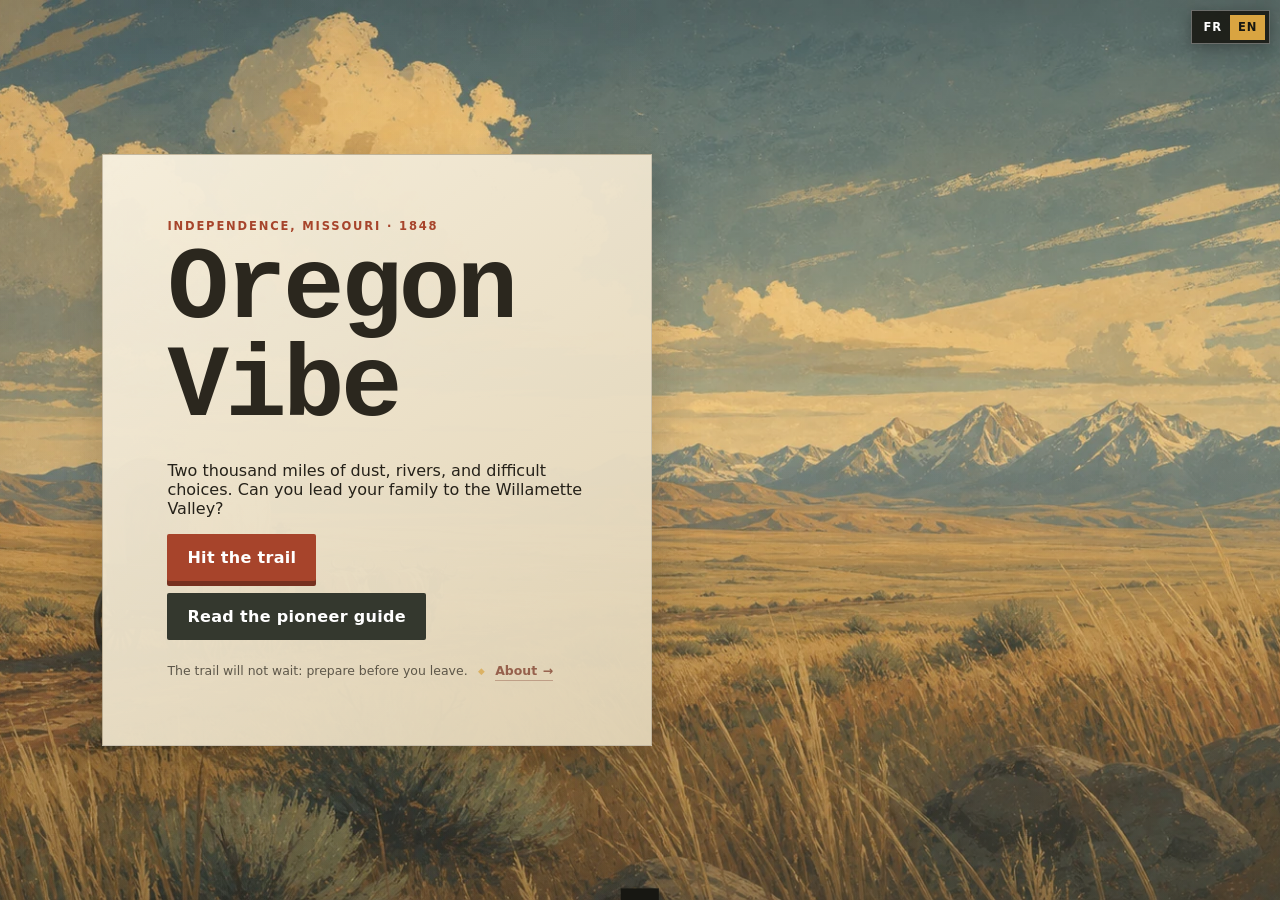
<file: index.html>
<!doctype html>
<html lang="fr">
<head>
  <meta charset="utf-8">
  <meta name="viewport" content="width=device-width, initial-scale=1">
  <meta name="theme-color" content="#191812">
  <meta name="description" content="Oregon Vibe, une aventure de survie sur la piste de l'Oregon, jouable entièrement dans le navigateur.">
  <link rel="canonical" href="https://nkeywal.github.io/oregon/">
  <link rel="icon" href="assets/favicon.svg" type="image/svg+xml">
  <meta property="og:type" content="website">
  <meta property="og:locale" content="fr_FR">
  <meta property="og:locale:alternate" content="en_US">
  <meta property="og:title" content="Oregon Vibe">
  <meta property="og:description" content="Une aventure de survie sur la piste de l’Oregon, jouable en français et en anglais.">
  <meta property="og:url" content="https://nkeywal.github.io/oregon/">
  <meta property="og:image" content="https://nkeywal.github.io/oregon/assets/social.jpg">
  <meta property="og:image:width" content="1200">
  <meta property="og:image:height" content="630">
  <meta property="og:image:alt" content="Un chariot traverse les grandes plaines sous le titre Oregon Vibe">
  <meta name="twitter:card" content="summary_large_image">
  <title>Oregon Vibe</title>
  <link rel="stylesheet" href="styles.css?v=20260810-2">
</head>
<body>
  <a class="skip-link" href="#jeu">Aller au jeu</a>
  <div id="language-switch" class="language-switch" aria-label="Choisir la langue"><button type="button" data-language="fr">FR</button><button type="button" data-language="en">EN</button></div>
  <main id="jeu" tabindex="-1">
    <section id="ecran-accueil" class="screen hero-screen active" aria-labelledby="titre-jeu">
      <div class="hero-art" role="img" aria-label="Un chariot traverse les grandes plaines vers les montagnes"></div>
      <div class="hero-content panel">
        <p class="eyebrow">Independence, Missouri · 1848</p>
        <h1 id="titre-jeu">Oregon<br>Vibe</h1>
        <p>Deux mille miles de poussière, de rivières et de choix difficiles. Conduirez-vous votre famille jusqu’à la vallée de Willamette&nbsp;?</p>
        <div class="button-stack">
          <button id="nouvelle-partie" class="btn primary">Prendre la piste</button>
          <button id="guide-accueil" class="btn secondary">Lire le guide du pionnier</button>
        </div>
        <p class="fine-print project-info-row"><span>La piste ne vous attendra pas&nbsp;: préparez-vous avant de partir.</span><span class="info-separator" aria-hidden="true">◆</span><a id="infos-projet" class="project-info-link" href="https://nkeywal.github.io/oregon/HISTORIQUE-DEMANDES.html">Infos <span aria-hidden="true">→</span></a></p>
      </div>
    </section>

    <section id="ecran-aide" class="screen guide-screen" aria-labelledby="titre-aide">
      <header class="guide-hero">
        <p class="eyebrow">Independence, Missouri · Printemps 1848</p>
        <h2 id="titre-aide">Pionnier, ce que tu sais avant le départ</h2>
        <p>Les récits venus de l’Oregon se contredisent, mais tous s’accordent sur un point&nbsp;: la piste récompense les convois prévoyants.</p>
      </header>
      <div class="guide-content">
        <section class="guide-intro panel">
          <h3>Deux mille miles vers l’ouest</h3>
          <p>Tu traverseras des plaines sans fin, des forts isolés, des montagnes et plusieurs grands fleuves. Le temps, la fatigue et les détours consommeront plus que prévu. Aucun chargement ne protège de tout&nbsp;: il faut choisir ce que tu es prêt à risquer.</p>
        </section>

        <section class="guide-section" aria-labelledby="guide-chargement">
          <p class="eyebrow">Dans le chariot</p>
          <h3 id="guide-chargement">Ce que chaque provision peut sauver</h3>
          <div class="guide-grid">
            <article class="guide-card"><h4>Bœufs</h4><p>Ils déterminent l’allure du convoi. Une équipe bien fournie tire mieux dans la boue et les pentes. Un animal peut se blesser, se perdre dans un fleuve ou devoir être abattu pour sa viande lorsque les sacs sont vides. Garde toujours le dernier sous le joug&nbsp;: sans bœuf, le voyage s’arrête.</p></article>
            <article class="guide-card"><h4>Vivres</h4><p>Chaque bouche mange chaque jour, même lorsque le chariot attend, se repose ou part chasser. La ration choisie vaut aussi pour ces journées loin de la piste. La chasse peut refaire les réserves, mais elle prend du temps et n’est jamais garantie.</p></article>
            <article class="guide-card"><h4>Munitions</h4><p>Les balles servent à la chasse et peuvent raccourcir une attaque contre le convoi. Une balle bien placée suffit généralement pour un lapin ou un oiseau, mais il faut souvent plusieurs impacts pour abattre un cerf ou un bison. Un même animal touché cinq fois est toujours abattu. Le terrain et le temps décident du gibier&nbsp;: pas de bison au désert, peu de grosses bêtes sous la pluie ou dans la neige. Chasser plusieurs fois au même endroit disperse les troupeaux, même s’il reste souvent quelques oiseaux et lapins.</p></article>
            <article class="guide-card"><h4>Couvertures</h4><p>Une couverture protège une personne du froid et de l’humidité. Même après une journée modérée, la nuit peut être froide sur la piste. Les couvertures se détrempent et peuvent être volées ou emportées par l’eau. Ceux qui dorment sans protection récupèrent moins bien et risquent les engelures quand le froid s’installe.</p></article>
            <article class="guide-card"><h4>Pièces de rechange</h4><p>Une roue, un essieu ou un timon peut céder loin de toute forge. Une pièce épargne des jours d’improvisation et évite de sacrifier une partie du chargement.</p></article>
            <article class="guide-card"><h4>Remèdes</h4><p>Bandages, alcool, sels et fortifiants donnent une chance aux fièvres, aux blessures, aux maladies contagieuses et aux morsures venimeuses. Ils aident le malade sans faire disparaître son mal en une nuit. Un voyageur déjà très affaibli peut ne pas survivre sans soins. Les remèdes peuvent aussi remettre un bœuf sur pied.</p></article>
            <article class="guide-card"><h4>Argent</h4><p>Tous les forts vendent des remèdes, mais le reste de leur stock varie. Les prix montent à mesure que l’Oregon approche. Les vivres gardent leur prix au même comptoir, mais un marchand relèvera celui des autres marchandises si tu les lui réclames plusieurs fois. Les bacs, réparations urgentes et rencontres sur la piste exigent souvent des espèces.</p></article>
          </div>
        </section>

        <section class="guide-section guide-columns" aria-label="Conseils de voyage">
          <article class="panel">
            <p class="eyebrow">Sur la piste</p>
            <h3>Allure et rations</h3>
            <p>Presser les bœufs fait gagner du terrain, mais la hâte multiplie surtout les chutes, les blessures et les avaries de la piste. Le rythme épuisant use aussi les voyageurs, l’attelage et les vivres. Des rations maigres prolongent les sacs au prix d’un groupe plus fragile&nbsp;; la ration choisie est servie en voyage, à la chasse comme au repos. Une halte rend surtout des forces à ceux qui sont épuisés, mais plusieurs haltes de suite apportent chaque fois moins de répit. Les blessures y cicatrisent&nbsp;; les maladies, elles, continuent leur cours. Hors d’un fort, le camp reste exposé aux maladies, aux vols et aux attaques. À l’abri des palissades, le repos est plus sûr et plus réparateur&nbsp;: ni le mauvais temps ni le manque de couvertures n’y freinent la récupération.</p>
          </article>
          <article class="panel">
            <p class="eyebrow">Le calendrier</p>
            <h3>Partir au bon moment</h3>
            <p>Un convoi bien mené espère atteindre l’Oregon en quatre à six mois. Mars offre du temps mais expose au froid. Mai promet des débuts plus doux, avec moins de marge avant l’hiver. Le temps change rarement d’un extrême à l’autre en une nuit et dépend du pays traversé&nbsp;: les bassins désertiques restent secs, les cols sont plus froids et la Columbia plus humide. La pluie, la chaleur et la neige ralentissent les roues. Les montées, les descentes et une piste dégradée peuvent réduire encore davantage l’allure.</p>
          </article>
          <article class="panel">
            <p class="eyebrow">S’orienter</p>
            <h3>Consulte la carte</h3>
            <p>La carte ne sert pas seulement à retrouver ta position. Elle indique le gibier présent autour du camp et décrit les 150 kilomètres devant le convoi&nbsp;: relief, état de la piste, vitesse probable et animaux que tu pourrais rencontrer. Consulte-la avant de choisir ton allure ou de dépenser des balles à la chasse.</p>
          </article>
          <article class="panel">
            <p class="eyebrow">Aux fleuves</p>
            <h3>Ne sous-estime jamais l’eau</h3>
            <p>Le bac coûte cher mais protège généralement le chargement. Le niveau varie fortement avec la saison, la pluie, la fonte des neiges et les caprices du courant. Attendre consomme des jours et des vivres sans garantir une baisse&nbsp;: après trois jours, l’eau peut aussi avoir beaucoup monté. Faire flotter le chariot économise l’argent, mais le danger croît brutalement avec la profondeur&nbsp;: provisions, équipement et bœufs peuvent partir dans le courant. Un groupe fatigué contrôle moins bien les cordes. Si le fleuve repousse le convoi, il reste sur la rive de départ et doit choisir de nouveau.</p>
          </article>
          <article class="panel">
            <p class="eyebrow">Ce que les récits taisent</p>
            <h3>L’imprévu voyage avec toi</h3>
            <p>Vols, essieux brisés, animaux blessés, dysenterie, fièvre, serpents venimeux et rencontres commerciales peuvent changer les priorités en une journée. Les serpents se montrent avec la douceur et davantage sous les grandes chaleurs, jamais dans le froid ou la neige. Les forts ne possèdent pas toujours l’article recherché, hormis les remèdes. Garde une réserve et adapte-toi.</p>
          </article>
        </section>

        <blockquote>«&nbsp;Charge ce dont tu auras besoin, puis garde encore un peu de place pour ce que tu n’as pas prévu.&nbsp;»<cite>Conseil entendu chez Matt, marchand général</cite></blockquote>
        <button id="retour-aide" class="btn primary">Retour</button>
      </div>
    </section>

    <section id="ecran-groupe" class="screen setup-screen" aria-labelledby="titre-groupe">
      <header class="section-heading">
        <p class="eyebrow">Avant le grand départ</p>
        <h2 id="titre-groupe">Qui prend la piste&nbsp;?</h2>
        <p>Votre métier détermine votre bourse et votre expérience.</p>
      </header>
      <form id="form-groupe" class="setup-grid">
        <fieldset class="panel profession-picker">
          <legend>Votre métier</legend>
          <label class="choice-card"><input type="radio" name="profession" value="fermier" checked><span><b>Fermier</b><small>500 $ · Score maximal</small></span></label>
          <label class="choice-card"><input type="radio" name="profession" value="charpentier"><span><b>Charpentier</b><small>800 $ · Score intermédiaire</small></span></label>
          <label class="choice-card"><input type="radio" name="profession" value="banquier"><span><b>Banquier</b><small>1 100 $ · Score fortement réduit</small></span></label>
        </fieldset>
        <fieldset class="panel names-picker">
          <legend>Les cinq voyageurs</legend>
          <label>Chef de convoi<input name="nom0" maxlength="16" value="Camille" required></label>
          <label>Compagnon<input name="nom1" maxlength="16" value="Lou" required></label>
          <label>Voyageur<input name="nom2" maxlength="16" value="Charlie" required></label>
          <label>Voyageur<input name="nom3" maxlength="16" value="Alix" required></label>
          <label>Voyageur<input name="nom4" maxlength="16" value="Sacha" required></label>
        </fieldset>
        <fieldset class="panel departure-picker">
          <legend>Mois de départ</legend>
          <label class="choice-card compact"><input type="radio" name="mois" value="2"><span><b>Mars</b><small>Plus de temps, froid mordant</small></span></label>
          <label class="choice-card compact"><input type="radio" name="mois" value="3" checked><span><b>Avril</b><small>Le choix équilibré</small></span></label>
          <label class="choice-card compact"><input type="radio" name="mois" value="4"><span><b>Mai</b><small>Temps doux, hiver proche</small></span></label>
        </fieldset>
        <button class="btn primary setup-submit" type="submit">Préparer le chariot</button>
      </form>
    </section>

    <section id="ecran-boutique" class="screen shop-screen" aria-labelledby="titre-boutique">
      <header class="section-heading">
        <p class="eyebrow">Chez Matt, marchand général</p>
        <h2 id="titre-boutique">Chargez soigneusement</h2>
        <p>Une fois parti, les prix augmenteront à chaque fort.</p>
      </header>
      <div class="shop-layout">
        <div id="liste-boutique" class="shop-list" aria-live="polite"></div>
        <aside class="panel receipt">
          <p class="eyebrow">Votre bourse</p>
          <strong id="argent-boutique" class="big-number">0 $</strong>
          <div id="conseils-boutique" class="shop-advice"></div>
          <button id="partir" class="btn primary">Quitter Independence</button>
          <button id="guide-boutique" class="btn secondary">Guide du pionnier</button>
          <button id="retour-groupe" class="btn ghost">Modifier le groupe</button>
        </aside>
      </div>
    </section>

    <section id="ecran-voyage" class="screen game-screen" aria-labelledby="titre-etape">
      <header class="game-header">
        <div>
          <p id="date" class="eyebrow">1 avril 1848</p>
          <h2 id="titre-etape">Sur la piste</h2>
        </div>
        <div class="header-actions">
          <button id="aide" class="icon-btn" aria-label="Afficher l’aide">?</button>
        </div>
      </header>

      <div class="progress-wrap" aria-label="Progression vers l’Oregon">
        <div class="progress-labels"><span>Missouri</span><span id="distance-label">0 / 3 200 km</span><span>Oregon</span></div>
        <div class="trail-progress"><div id="barre-progression"><span class="wagon-marker" aria-hidden="true">◆</span></div></div>
      </div>

      <div class="game-layout">
        <section class="travel-card">
          <div id="scene" class="scene trail-scene" role="img" aria-label="Le chariot avance sur la piste">
            <div class="weather" id="meteo-scene"></div>
            <div class="scene-caption"><span class="scene-place"><span id="lieu">Prairies du Kansas</span><small id="conditions-route">Terrain ondulé · piste bien marquée · climat continental humide</small></span><b id="meteo">Doux · 18 °C</b></div>
          </div>
          <div class="travel-controls panel">
            <div class="control-group">
              <label for="rythme">Rythme</label>
              <select id="rythme"><option value="prudent">Prudent — ménage le convoi</option><option value="soutenu" selected>Soutenu — équilibré</option><option value="epuisant">Épuisant — risques élevés</option></select>
            </div>
            <div class="control-group">
              <label for="rations">Rations</label>
              <select id="rations"><option value="copieuses">Copieuses</option><option value="normales" selected>Normales</option><option value="maigres">Maigres</option></select>
            </div>
            <button id="avancer" class="btn primary action-main">Voyager 5 jours</button>
          </div>
          <div class="secondary-actions">
            <button id="chasser" class="btn secondary">Chasser</button>
            <button id="repos" class="btn secondary">Se reposer</button>
            <button id="carte-btn" class="btn secondary">Carte</button>
            <button id="inventaire-btn" class="btn secondary">Inventaire</button>
          </div>
        </section>

        <aside class="sidebar">
          <section class="panel stats-panel" aria-labelledby="titre-ressources">
            <h3 id="titre-ressources">Chariot</h3>
            <dl class="stats-grid">
              <div><dt>Vivres</dt><dd id="stat-vivres">0 kg</dd></div>
              <div><dt>Argent</dt><dd id="stat-argent">0 $</dd></div>
              <div><dt>Munitions</dt><dd id="stat-munitions">0</dd></div>
              <div><dt>Pièces</dt><dd id="stat-pieces">0</dd></div>
              <div><dt>Bœufs</dt><dd id="stat-boeufs">0</dd></div>
              <div><dt>Couvertures</dt><dd id="stat-vetements">0</dd></div>
            </dl>
          </section>
          <section class="panel party-panel" aria-labelledby="titre-sante">
            <div class="panel-heading"><h3 id="titre-sante">Le groupe</h3><span id="sante-globale" class="status good">Bonne santé</span></div>
            <ul id="liste-groupe" class="party-list"></ul>
          </section>
          <section class="panel journal-panel" aria-labelledby="titre-journal">
            <div class="panel-heading"><h3 id="titre-journal">Journal de bord</h3><button id="journal-plus" class="text-btn">Tout voir</button></div>
            <ol id="journal" class="journal-list" aria-live="polite"></ol>
          </section>
        </aside>
      </div>
    </section>

    <section id="ecran-fin" class="screen ending-screen" aria-labelledby="titre-fin">
      <div id="fin-art" class="ending-art" role="img" aria-label="Le convoi arrive en Oregon"></div>
      <div class="panel ending-panel">
        <p id="fin-kicker" class="eyebrow">Vallée de Willamette</p>
        <h2 id="titre-fin">Vous avez atteint l’Oregon</h2>
        <p id="texte-fin"></p>
        <div class="ending-achievement"><span>Votre réussite</span><strong id="rang-fin">Pionnier ordinaire</strong></div>
        <p id="commentaire-rang-fin" class="ending-comment"></p>
        <div id="score-fin" class="score"></div>
        <section class="ending-journal" aria-labelledby="titre-journal-fin"><h3 id="titre-journal-fin">Journal de bord</h3><ol id="journal-fin" class="journal-list"></ol></section>
        <div class="ending-actions">
          <button id="revivre-voyage" class="btn secondary">Revivez votre périple</button>
          <button id="rejouer" class="btn primary">Reprendre la piste</button>
        </div>
      </div>
    </section>

    <section id="ecran-recit" class="screen memoir-screen" aria-labelledby="titre-recit">
      <header class="memoir-header">
        <div>
          <p class="eyebrow">Votre chronique de la piste</p>
          <h2 id="titre-recit">Le récit de votre périple</h2>
          <p id="intro-recit">Les illustrations rencontrées en chemin et les pages du journal qu’elles ont accompagnées.</p>
        </div>
        <div class="memoir-actions">
          <button id="retour-fin" class="btn secondary">Retour au bilan</button>
          <button id="partager-recit" class="btn secondary">Partager ce récit</button>
          <button id="rejouer-recit" class="btn primary">Nouvelle partie</button>
        </div>
      </header>
      <p id="partage-recit-statut" class="memoir-share-note" role="status" aria-live="polite"></p>
      <div id="recit-contenu" class="memoir-timeline"></div>
    </section>
  </main>

  <dialog id="dialogue-evenement" class="game-dialog" aria-labelledby="event-title">
    <form method="dialog">
      <div id="event-art" class="dialog-art"></div>
      <p id="event-kicker" class="eyebrow">Sur la piste</p>
      <h2 id="event-title">Un événement</h2>
      <p id="event-text"></p>
      <div id="event-details" class="event-details"></div>
      <p id="event-feedback" class="event-feedback" role="status" aria-live="polite" hidden></p>
      <div id="event-actions" class="dialog-actions"></div>
    </form>
  </dialog>

  <dialog id="dialogue-chasse" class="hunt-dialog" aria-labelledby="titre-chasse">
    <div class="hunt-heading"><div><p class="eyebrow">Les grandes plaines</p><h2 id="titre-chasse">Chasse</h2></div><button id="fermer-chasse" class="icon-btn" aria-label="Fermer">×</button></div>
    <p>Visez avec la souris, les flèches ou en touchant l’animal, puis tirez avec clic, toucher ou Espace. Chaque tir coûte une balle.</p>
    <canvas id="canvas-chasse" width="760" height="420" tabindex="0" aria-label="Mini-jeu de chasse"></canvas>
    <div class="hunt-footer"><span>Temps <b id="chasse-temps">14</b>s</span><span>Butin <b id="chasse-butin">0</b> kg</span><span>Balles <b id="chasse-balles">0</b></span></div>
  </dialog>

  <dialog id="dialogue-bilan-chasse" class="game-dialog hunt-result-dialog" aria-labelledby="titre-bilan-chasse">
    <form method="dialog">
      <div class="hunt-result-art" role="img" aria-label="Un troupeau de bisons dans les grandes plaines"></div>
      <p class="eyebrow">Retour au camp</p>
      <h2 id="titre-bilan-chasse">Bilan de la chasse</h2>
      <div class="hunt-result-grid">
        <div><span>Balles tirées</span><strong id="bilan-balles-tirees">0</strong></div>
        <div><span>Balles restantes</span><strong id="bilan-balles-restantes">0</strong></div>
        <div><span>Viande chargée</span><strong><span id="bilan-viande">0</span> kg</strong></div>
      </div>
      <button class="btn primary" value="close">Reprendre la piste</button>
    </form>
  </dialog>

  <dialog id="dialogue-bilan-riviere" class="game-dialog river-result-dialog" aria-labelledby="titre-bilan-riviere">
    <form method="dialog">
      <div id="bilan-riviere-art" class="river-result-art" role="img" aria-label="Le convoi termine la traversée du fleuve"></div>
      <p id="bilan-riviere-rive" class="eyebrow">L’autre rive</p>
      <h2 id="titre-bilan-riviere">Bilan de la traversée</h2>
      <p id="bilan-riviere-texte"></p>
      <div class="hunt-result-grid river-result-grid">
        <div><span>Méthode</span><strong id="bilan-riviere-methode">Bac</strong></div>
        <div><span>Durée</span><strong id="bilan-riviere-duree">1 jour</strong></div>
        <div><span>Vivres consommés</span><strong id="bilan-riviere-vivres">0 kg</strong></div>
      </div>
      <div id="bilan-riviere-resultat" class="event-details"></div>
      <button id="fermer-bilan-riviere" class="btn primary" value="close">Reprendre la piste</button>
    </form>
  </dialog>

  <dialog id="dialogue-attaque" class="attack-dialog" aria-labelledby="titre-attaque">
    <div class="hunt-heading"><div><p class="eyebrow">Alerte sur la piste</p><h2 id="titre-attaque">Protégez le convoi</h2></div></div>
    <p>Déplacez le chariot avec les flèches gauche et droite. Évitez les projectiles jusqu’à la fin de l’attaque.</p>
    <canvas id="canvas-attaque" width="760" height="420" tabindex="0" aria-label="Mini-jeu d’attaque : déplacer le chariot pour éviter les projectiles"></canvas>
    <div class="hunt-footer"><span>Temps <b id="attaque-temps">16</b>s</span><span>Impacts <b id="attaque-impacts">0</b></span></div>
    <div class="attack-buttons"><button id="attaque-gauche" class="btn secondary" type="button">← Gauche</button><button id="attaque-droite" class="btn secondary" type="button">Droite →</button></div>
  </dialog>

  <dialog id="dialogue-bilan-attaque" class="game-dialog attack-result-dialog" aria-labelledby="titre-bilan-attaque">
    <div class="attack-result-art" role="img" aria-label="Le convoi pris dans un affrontement sur la piste"></div>
    <div class="attack-result-content">
      <p class="eyebrow">Le calme revient</p>
      <h2 id="titre-bilan-attaque">Bilan de l’attaque</h2>
      <div class="hunt-result-grid">
        <div><span>Impacts</span><strong id="bilan-attaque-impacts">0</strong></div>
        <div><span>Blessés</span><strong id="bilan-attaque-blesses">0</strong></div>
        <div><span>Décès</span><strong id="bilan-attaque-deces">0</strong></div>
      </div>
      <ul id="bilan-attaque-liste" class="attack-casualties"></ul>
      <div class="dialog-actions"><button id="soigner-attaque" class="btn secondary" type="button">Utiliser des remèdes</button><button id="continuer-attaque" class="btn primary" type="button">Reprendre la piste</button></div>
    </div>
  </dialog>

  <dialog id="dialogue-info" class="info-dialog" aria-labelledby="info-title">
    <form method="dialog"><button class="dialog-close icon-btn" aria-label="Fermer">×</button><h2 id="info-title">Inventaire</h2><div id="info-content"></div><button class="btn primary" value="close">Fermer</button></form>
  </dialog>

  <div id="toast" class="toast" role="status" aria-live="polite"></div>
  <script src="i18n.js?v=20260812-2"></script>
  <script src="game.js?v=20260812-2"></script>
</body>
</html>
</file>
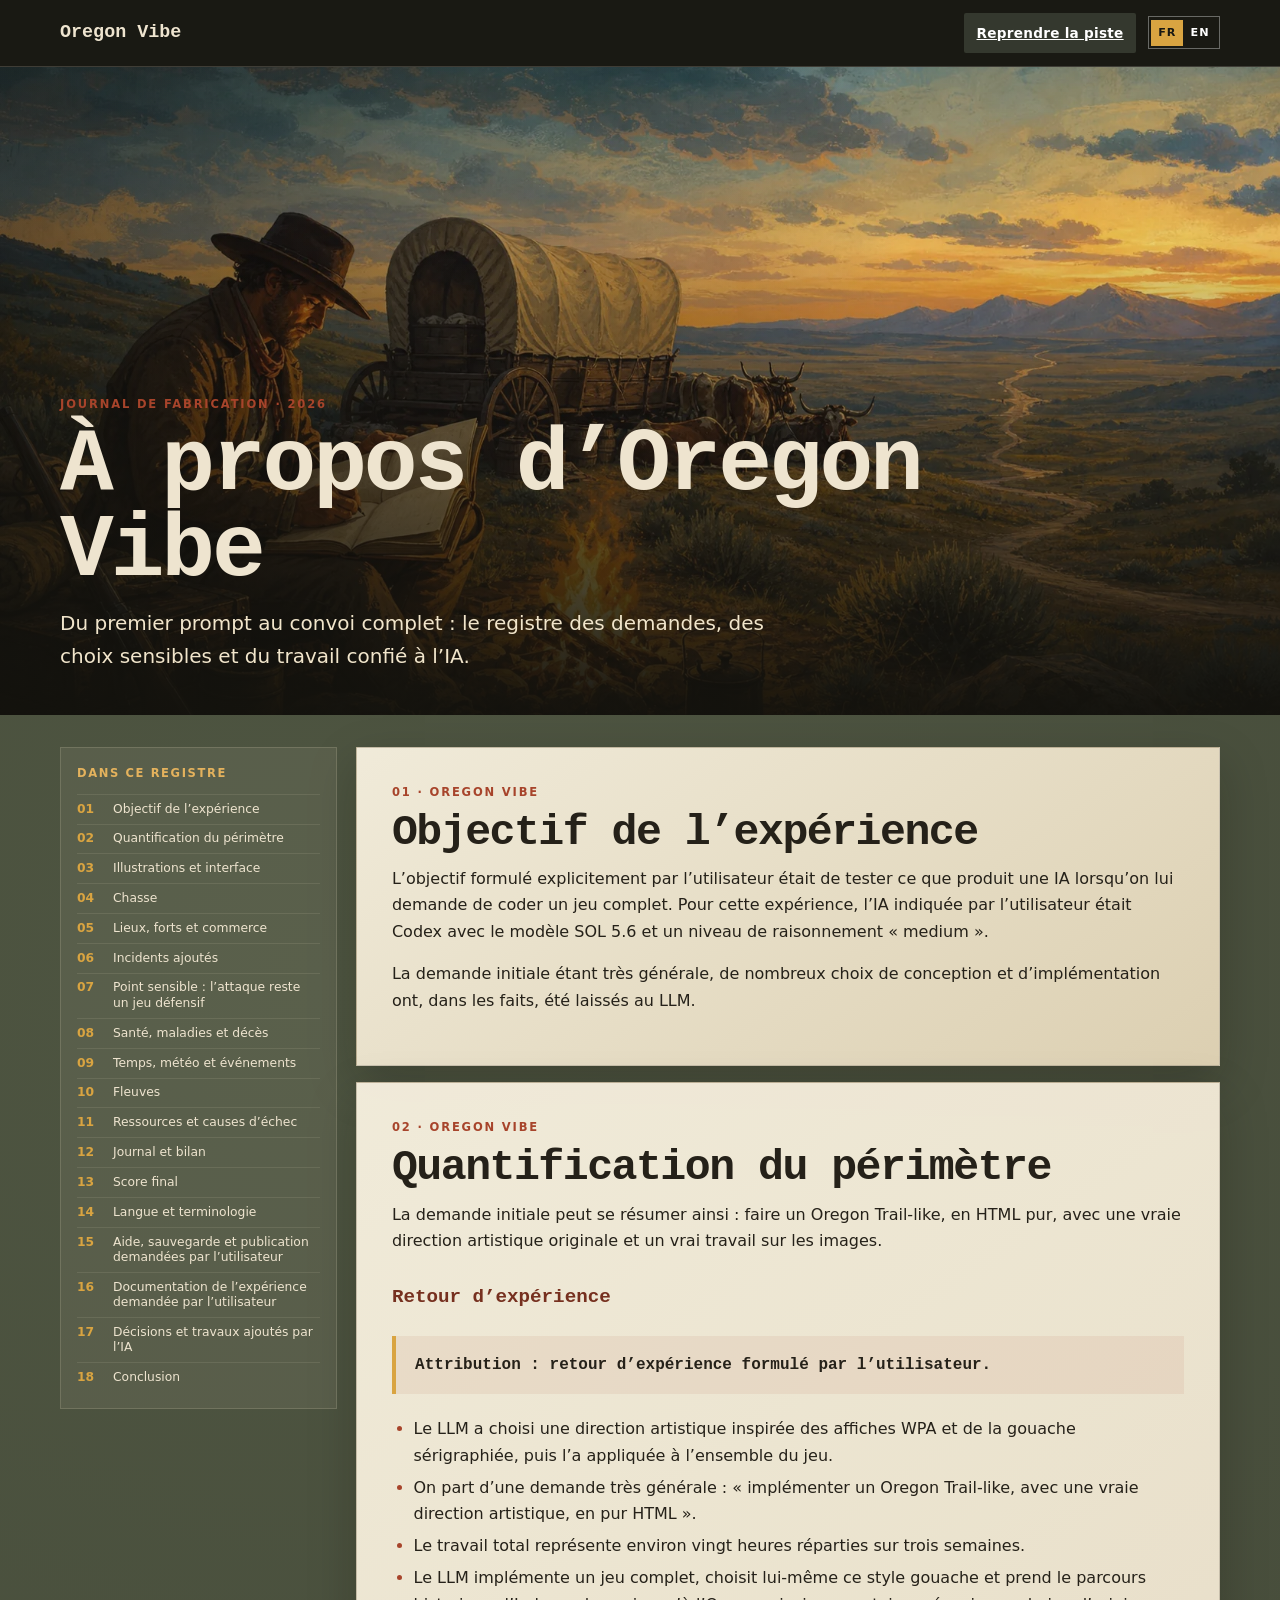
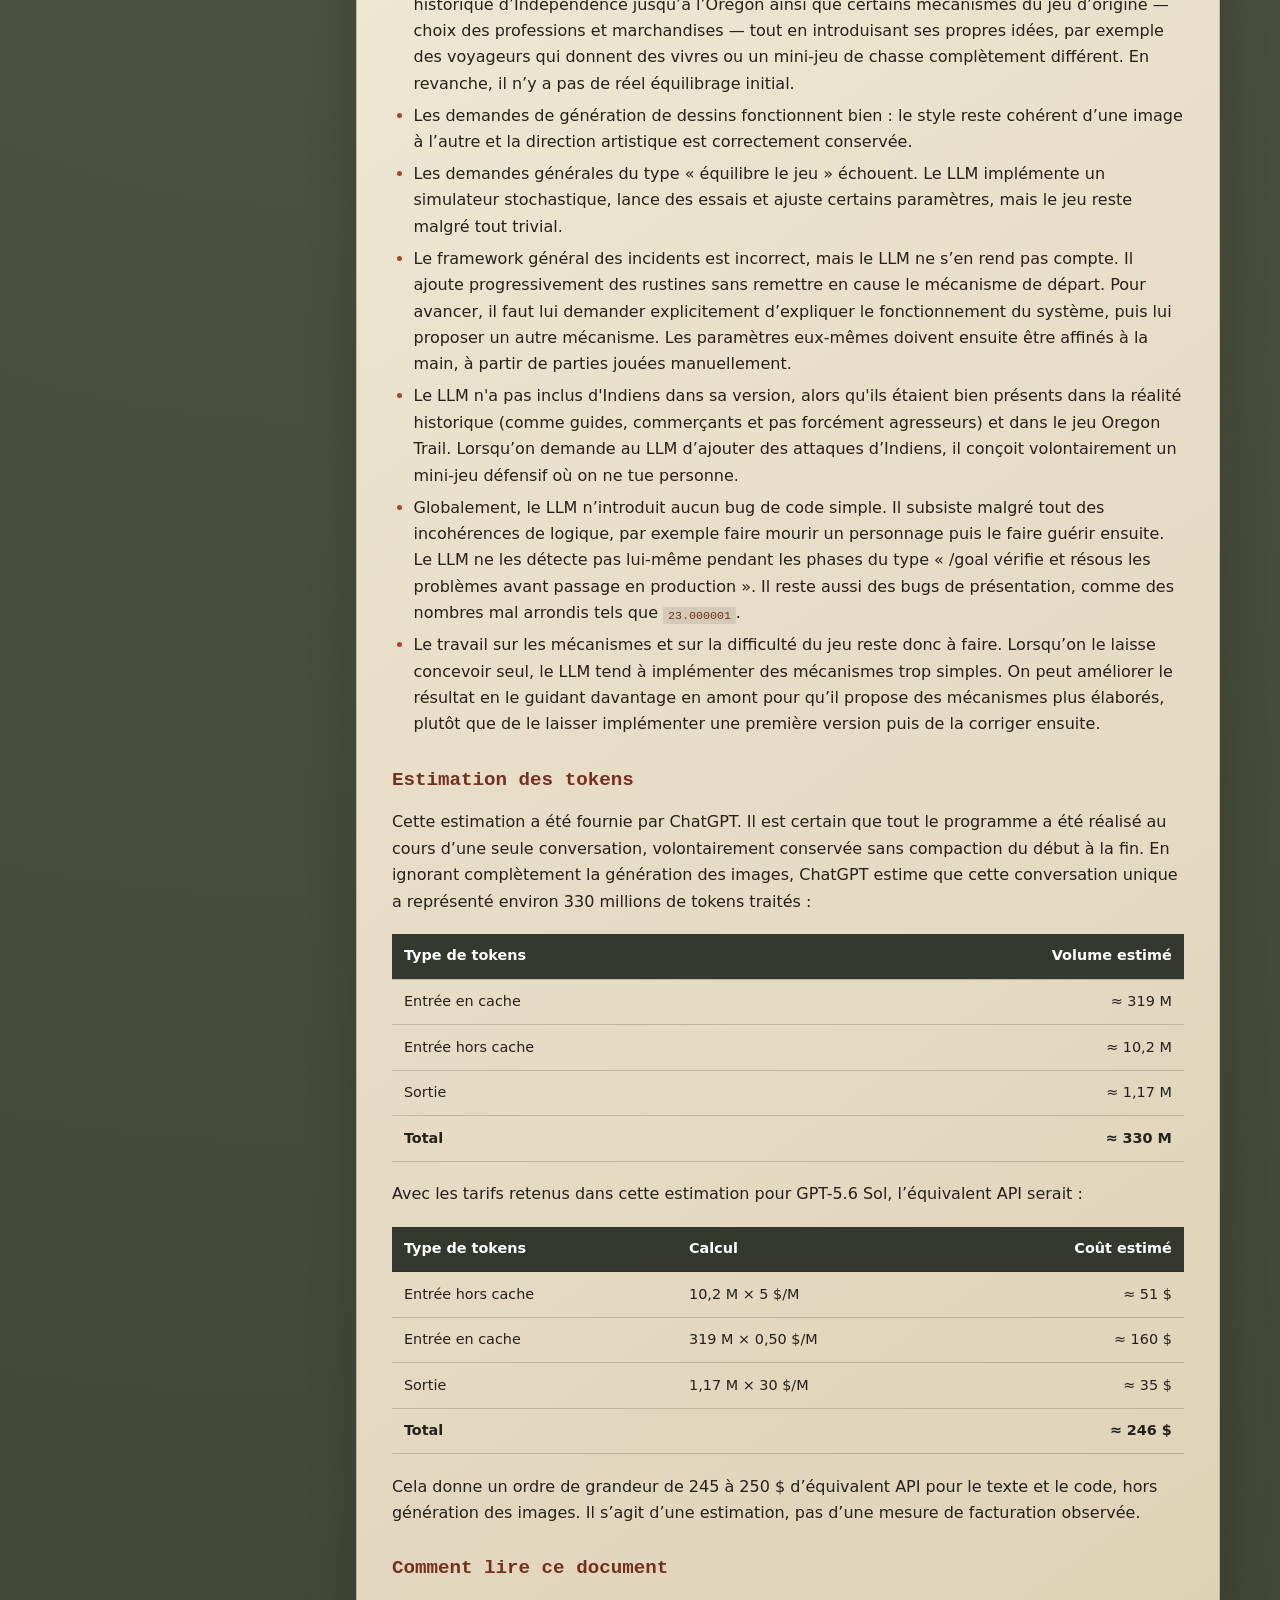
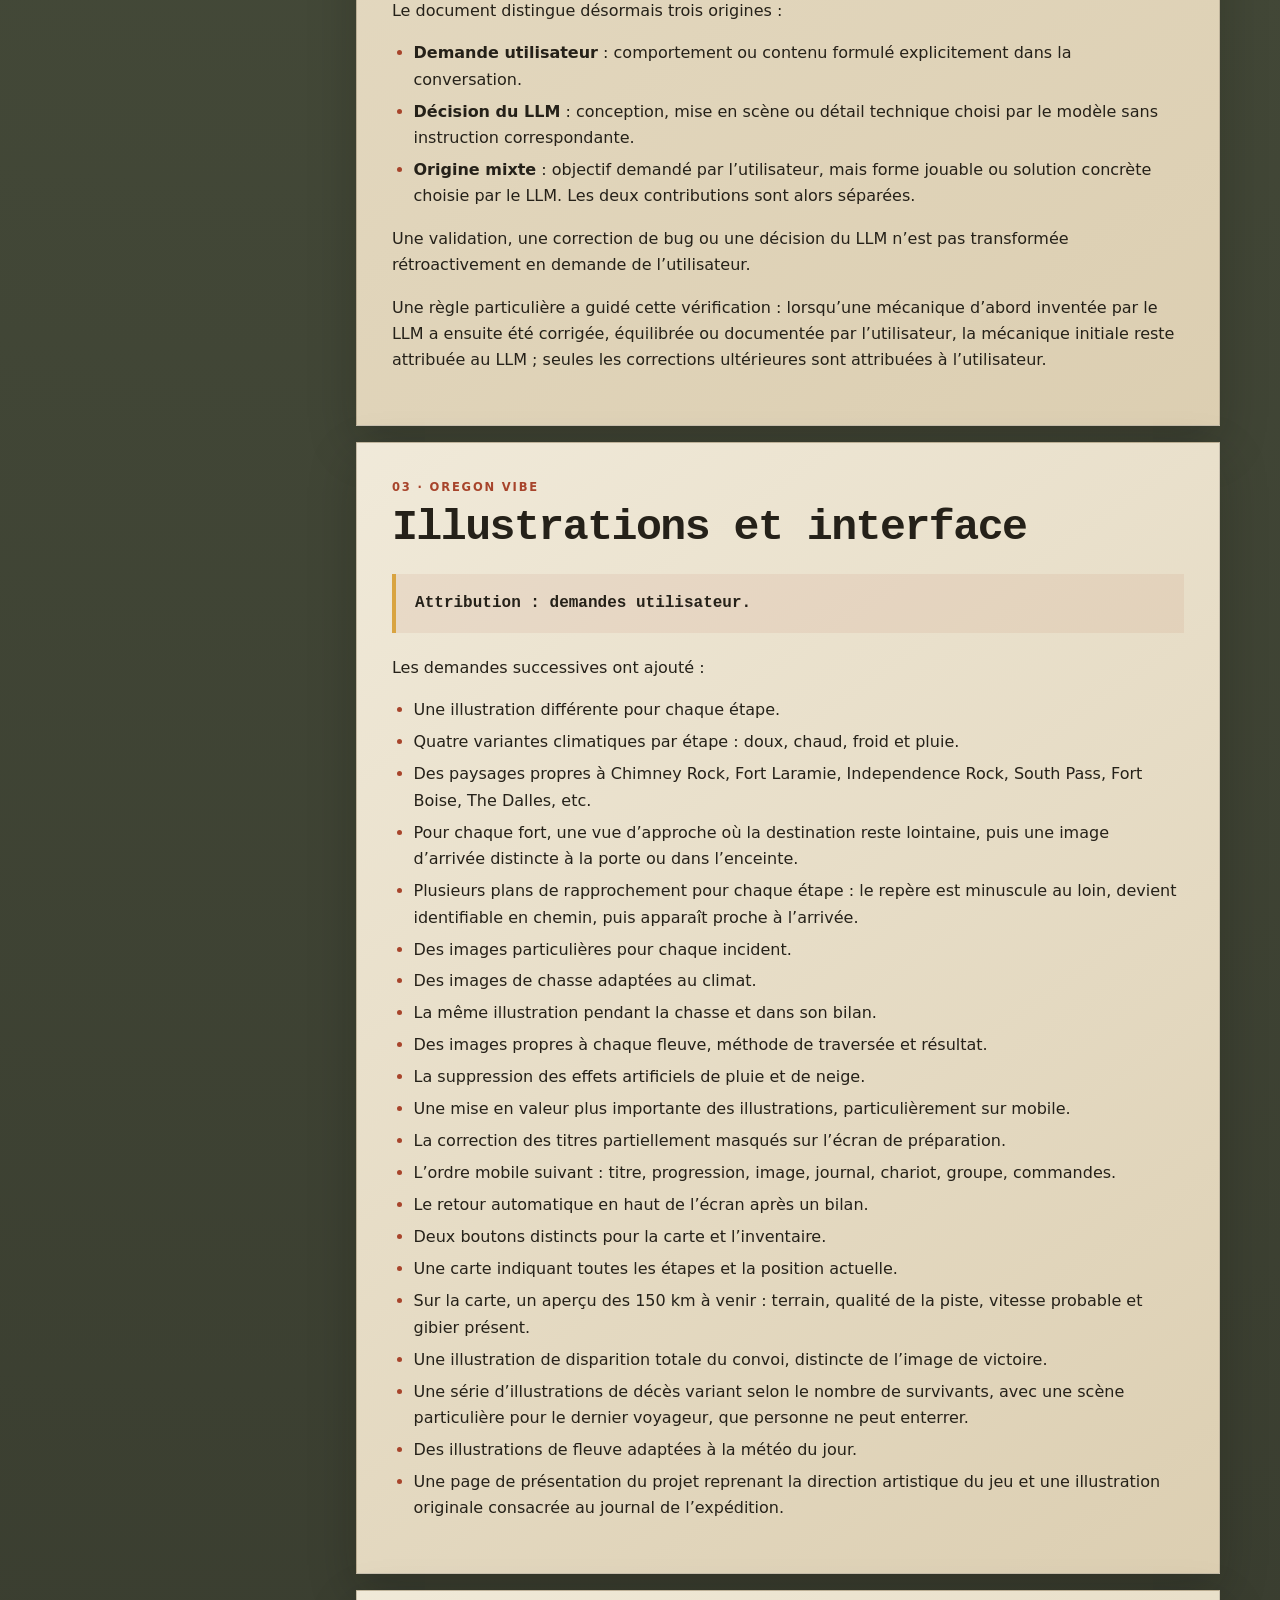
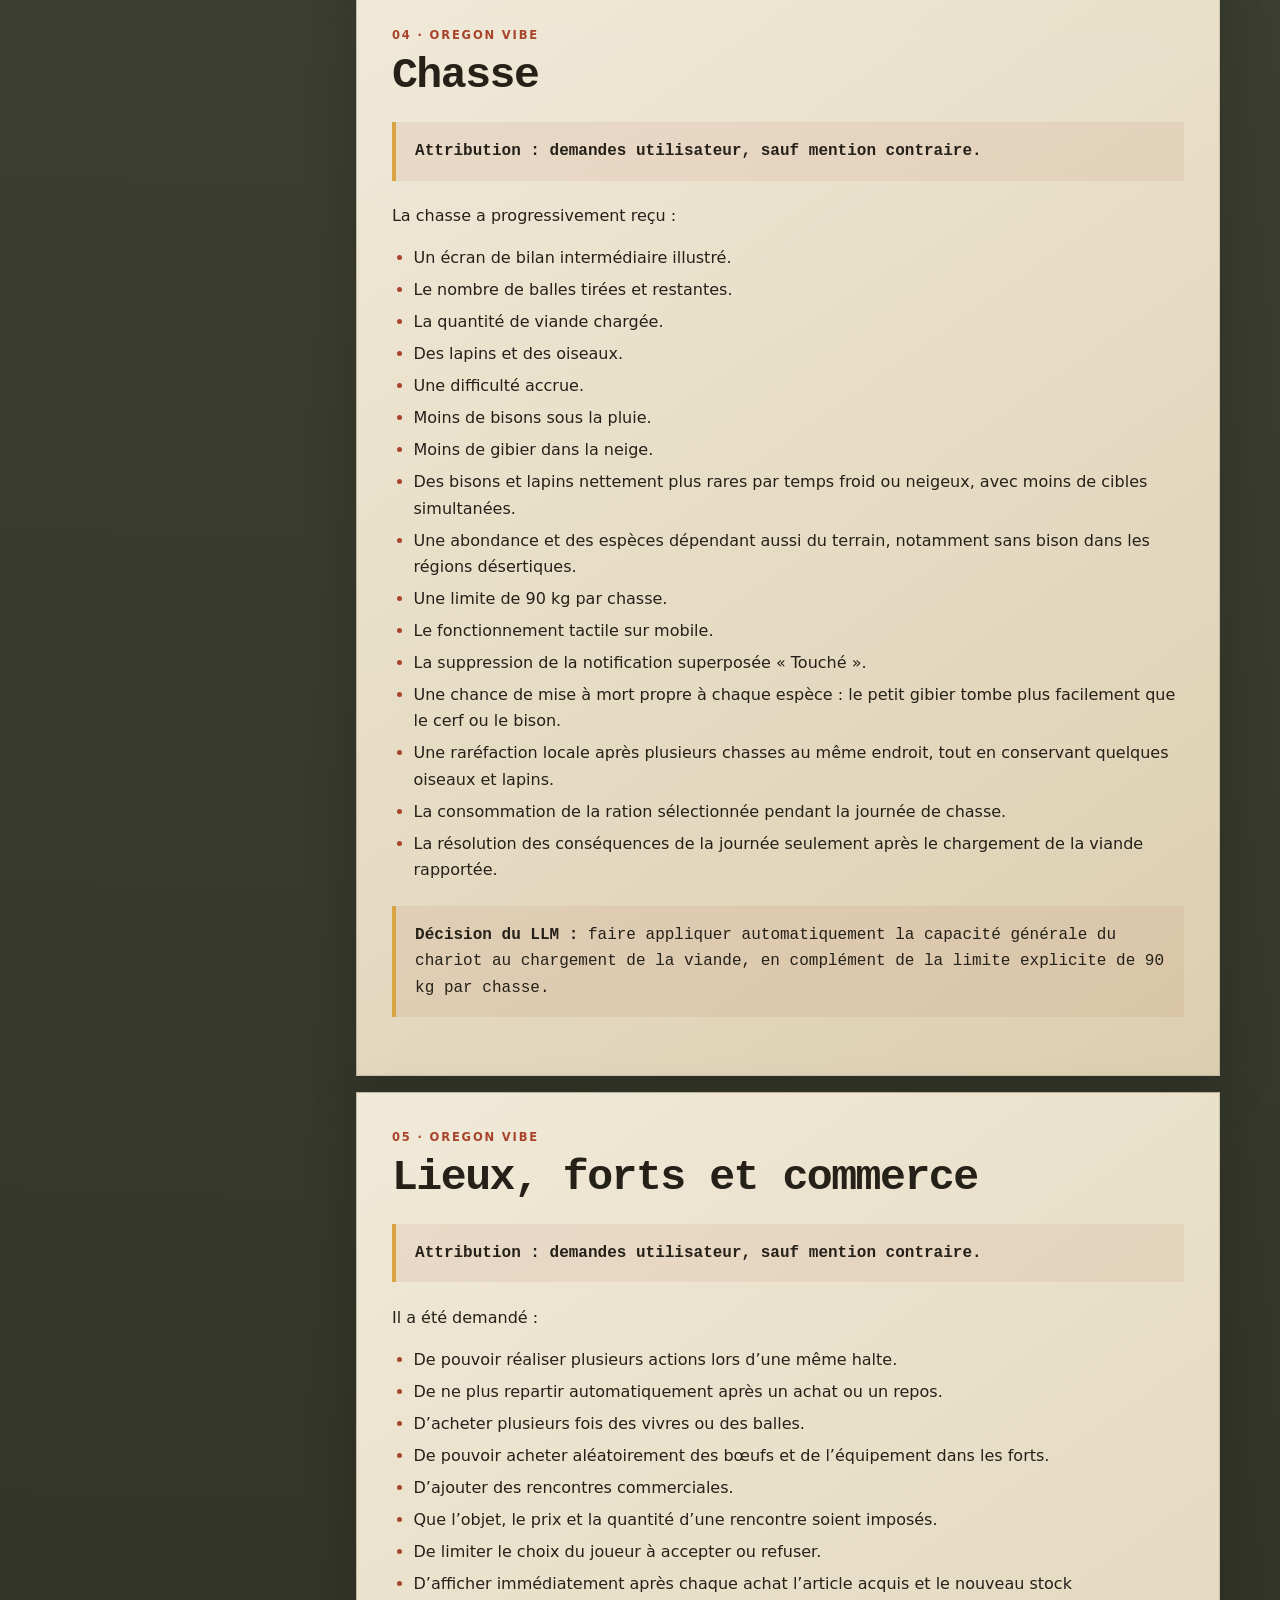
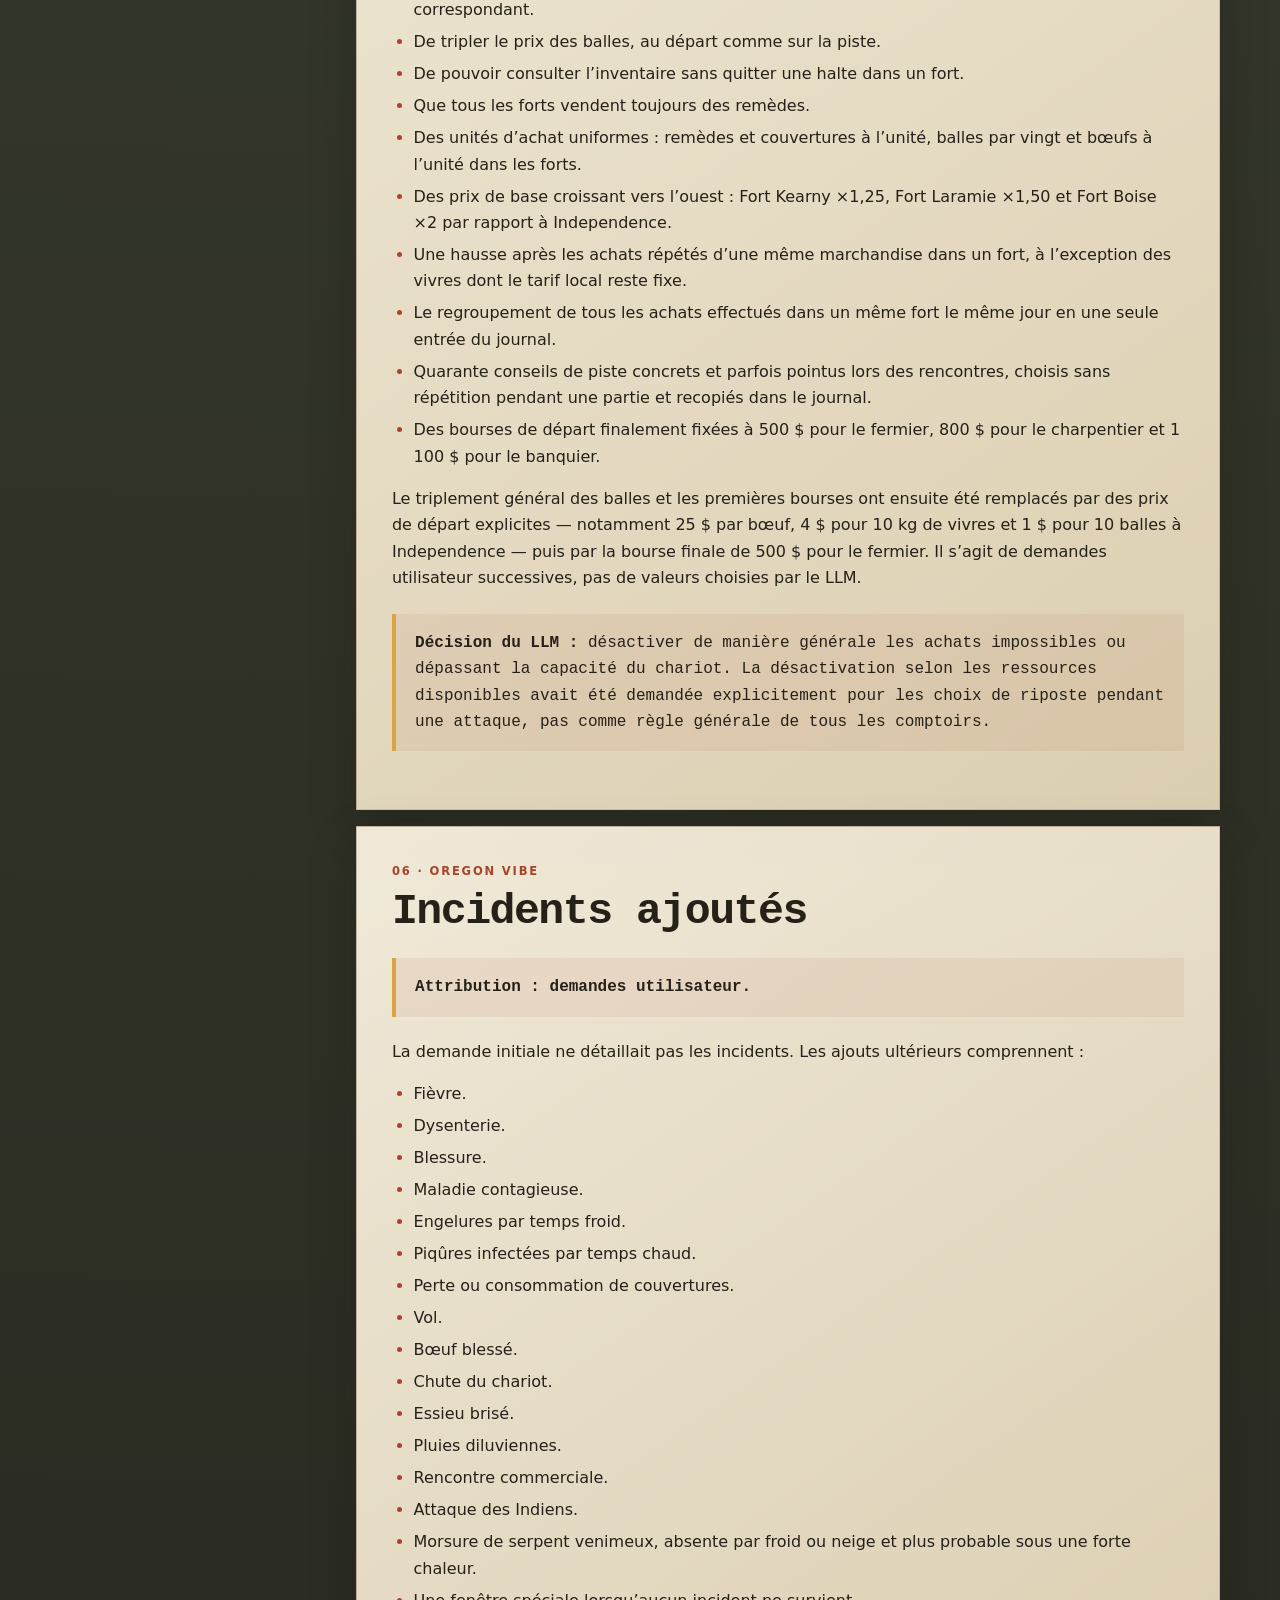
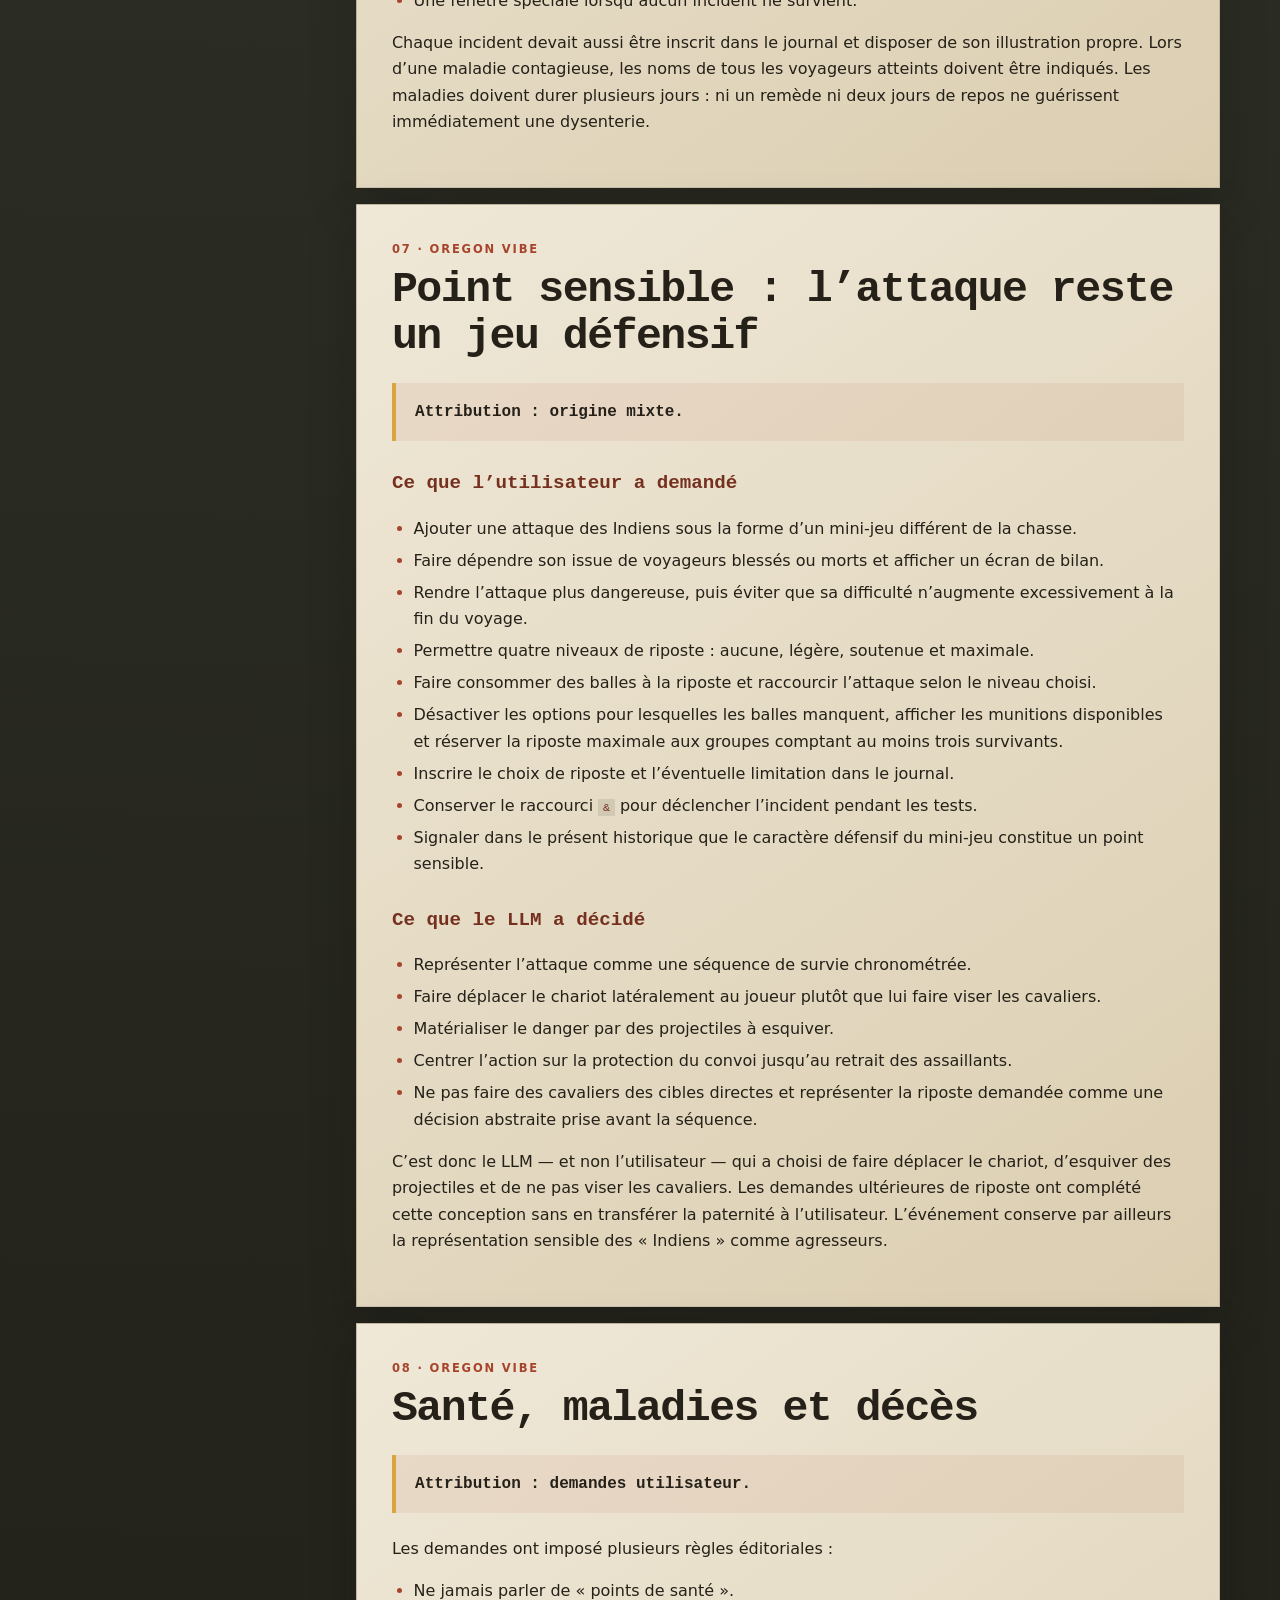
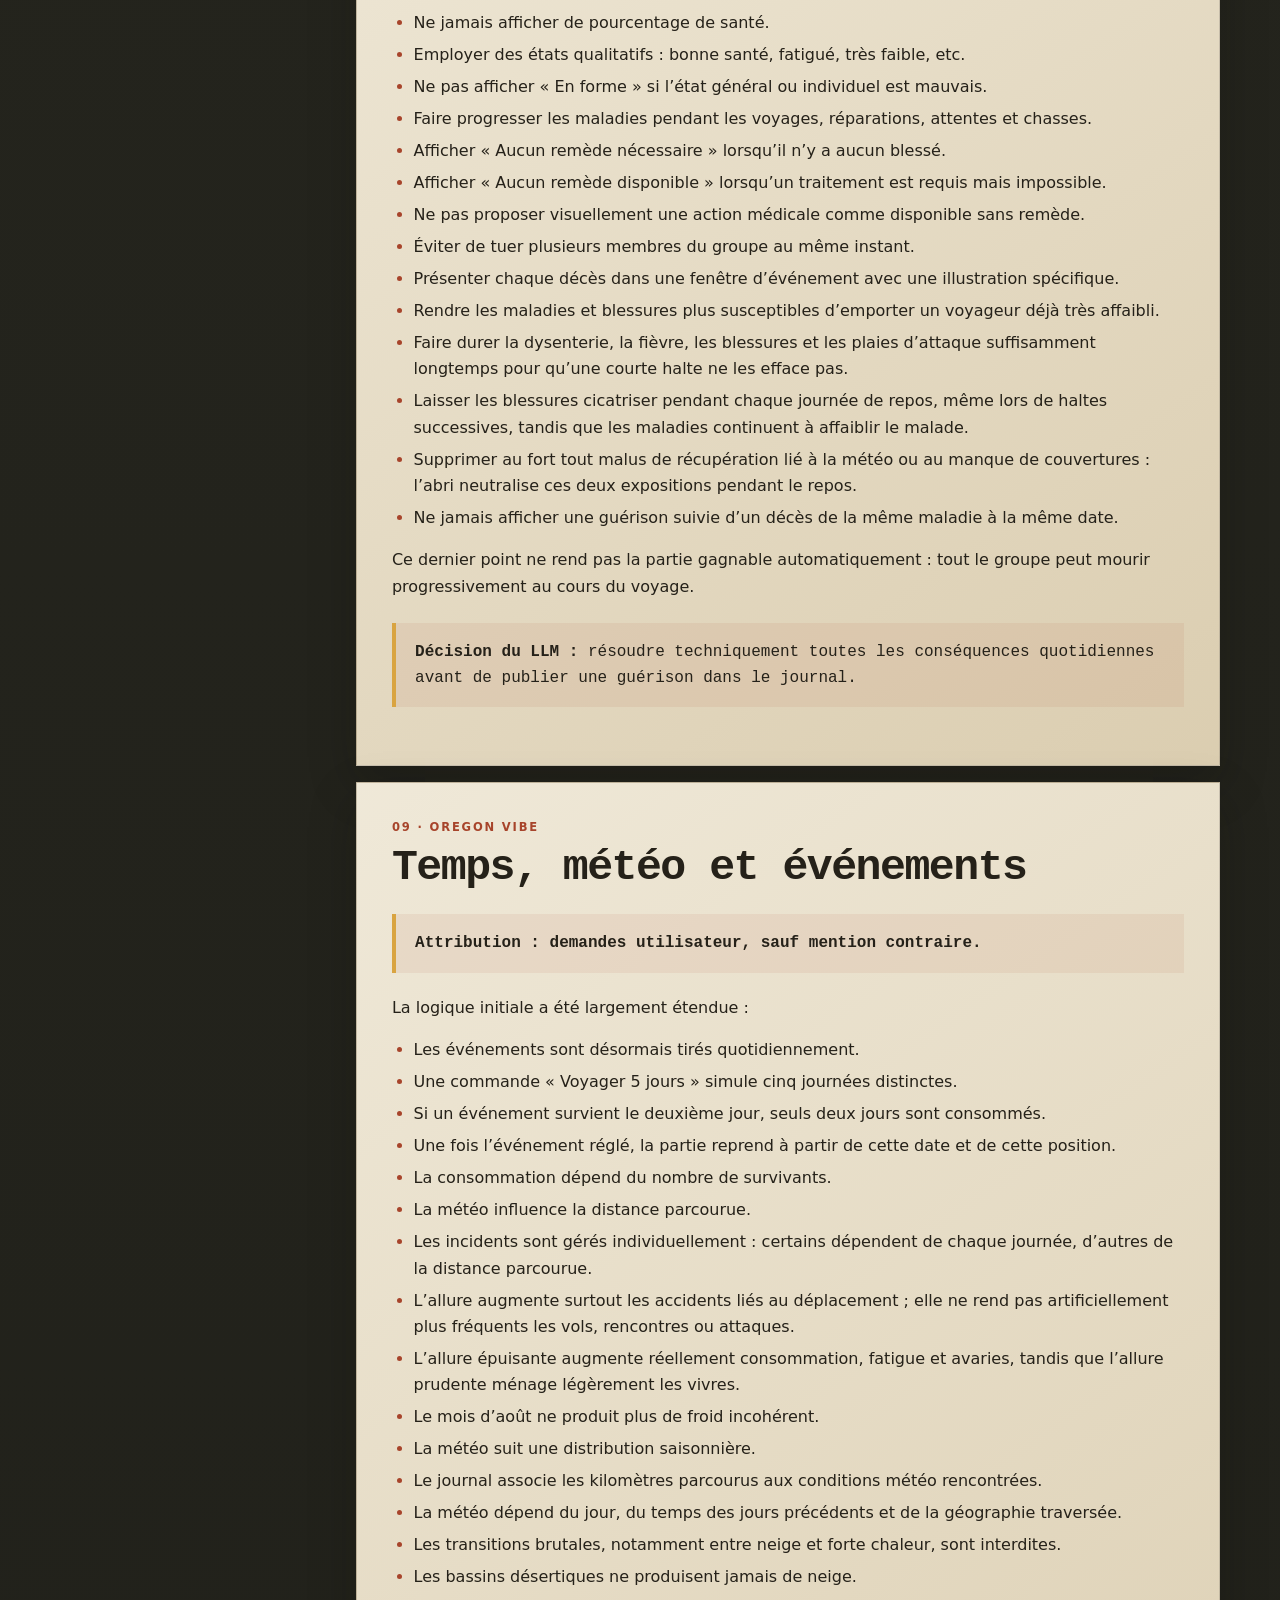
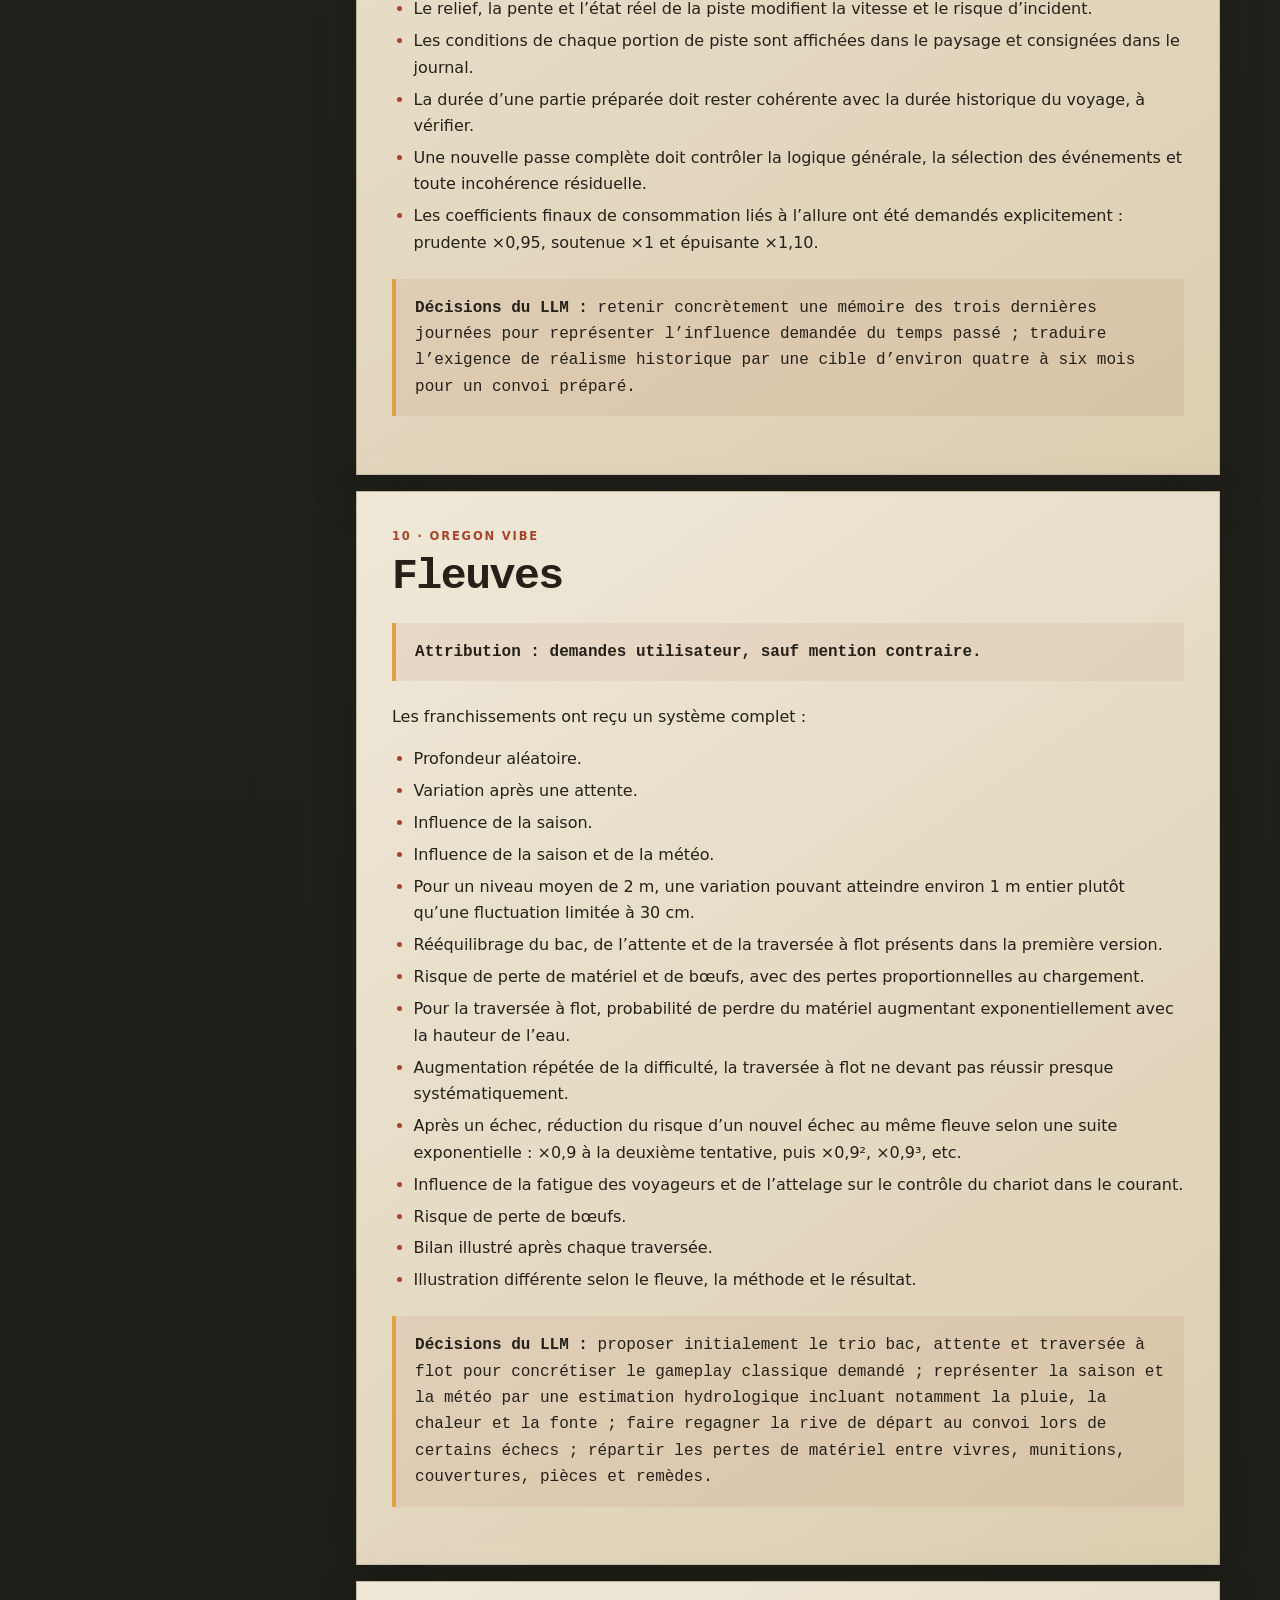
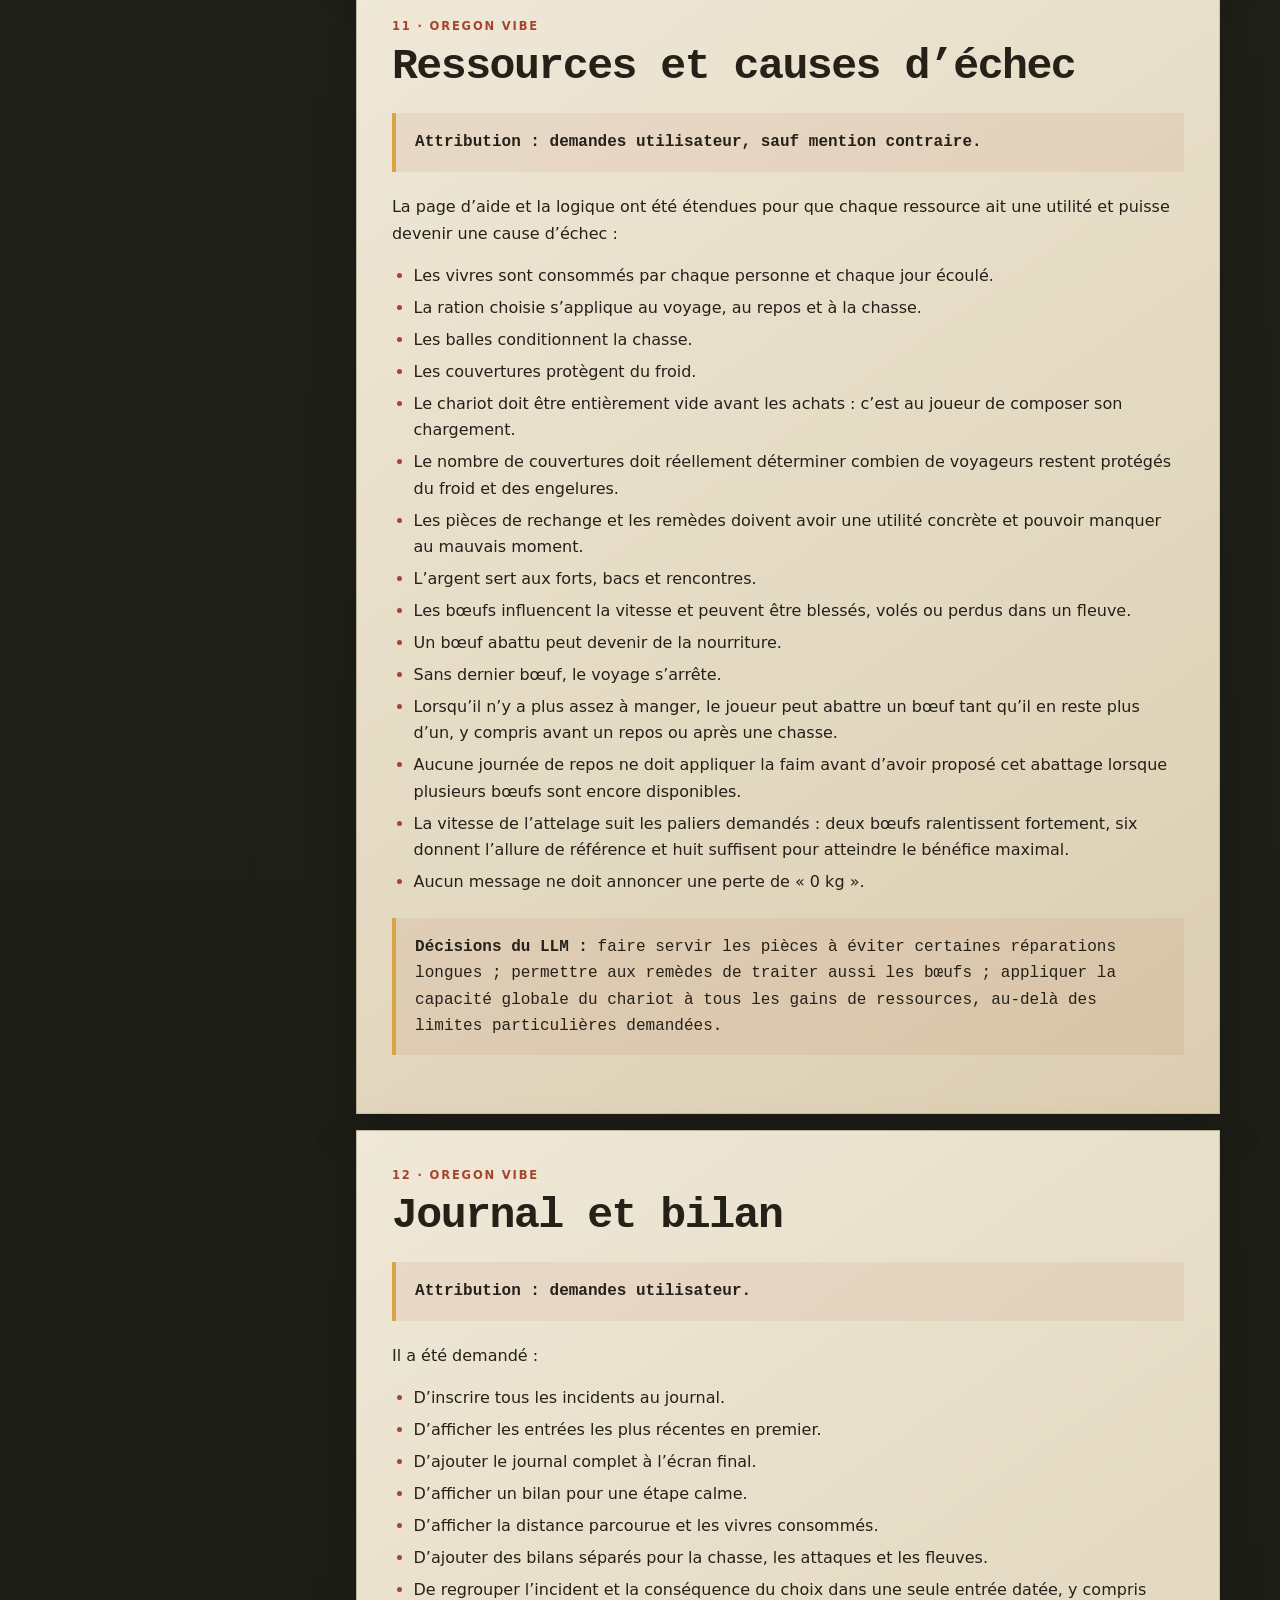
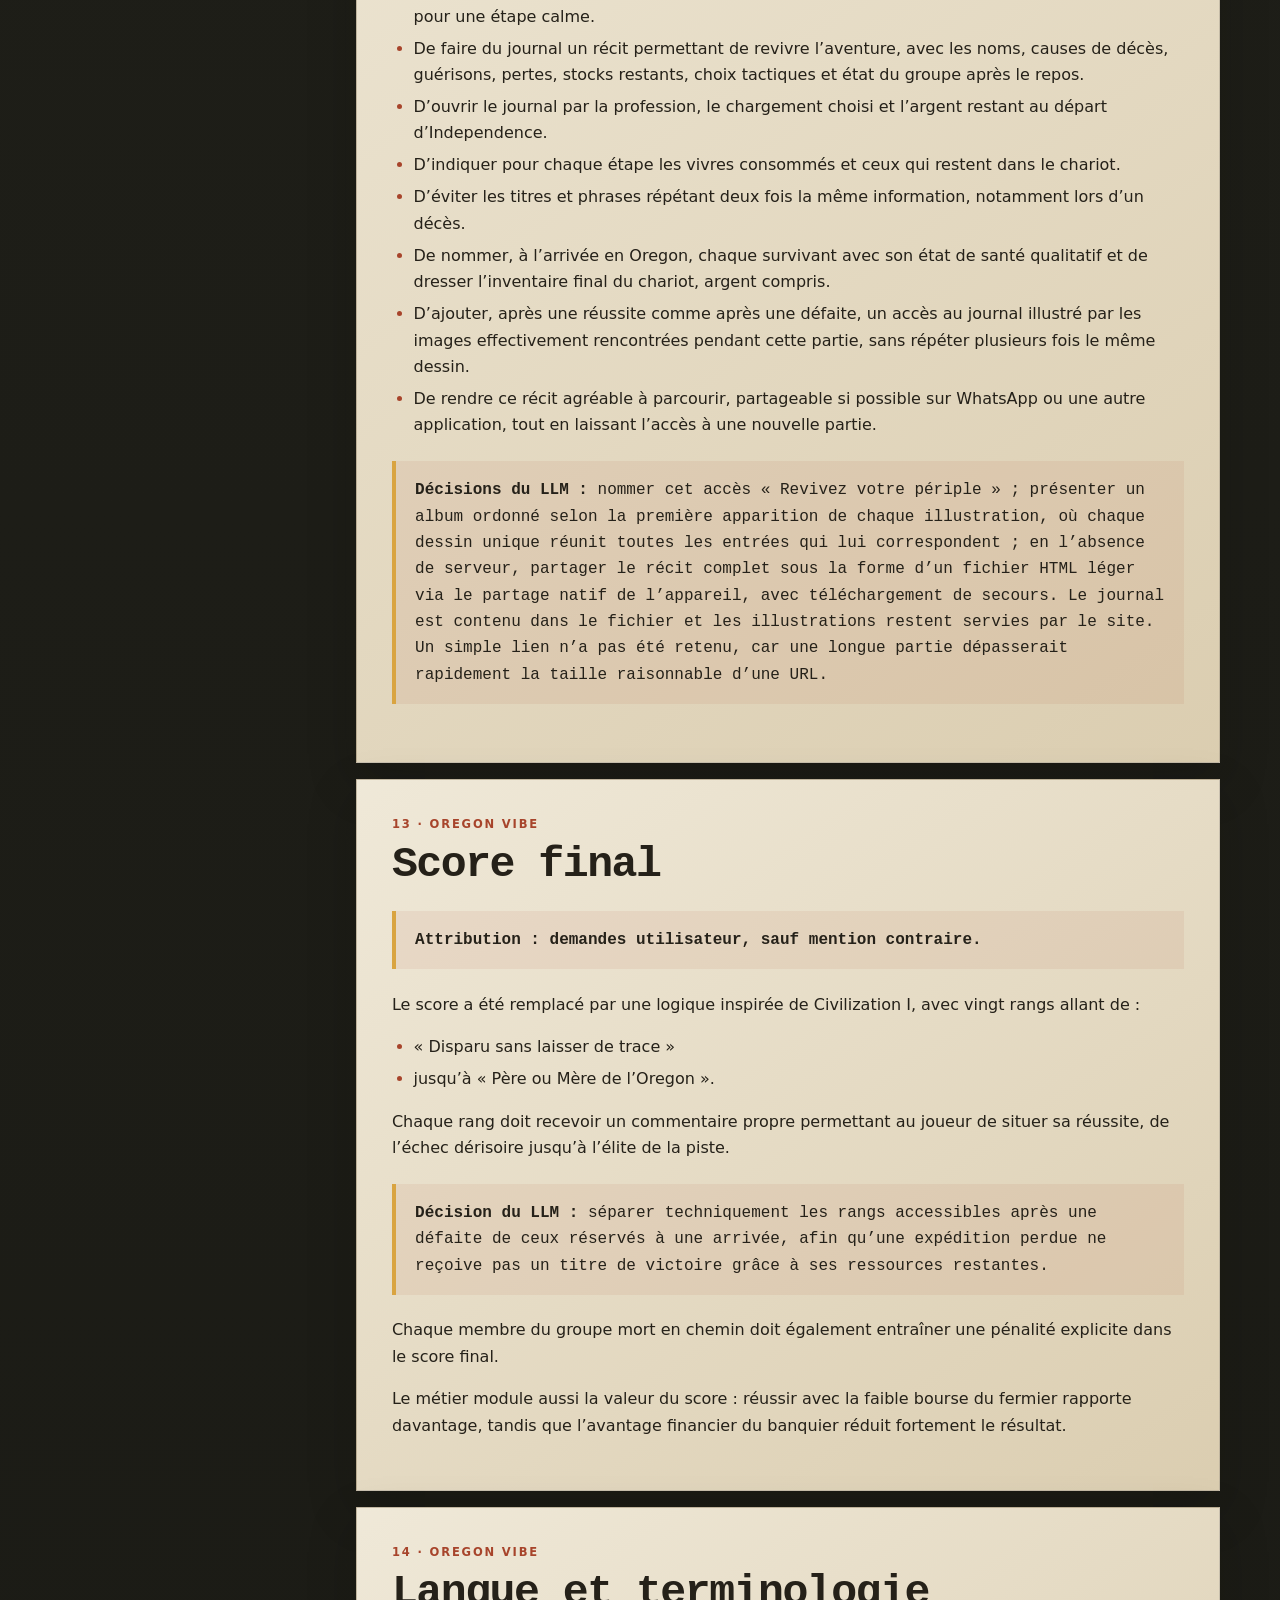
<file: HISTORIQUE-DEMANDES.html>
<!doctype html>
<html lang="fr">
<head>
  <meta charset="utf-8">
  <meta name="viewport" content="width=device-width,initial-scale=1">
  <meta name="theme-color" content="#171712">
  <meta name="description" content="Historique complet des demandes et de l’évolution du jeu Oregon Vibe.">
  <link rel="canonical" href="https://nkeywal.github.io/oregon/HISTORIQUE-DEMANDES.html">
  <link rel="alternate" hreflang="fr" href="https://nkeywal.github.io/oregon/HISTORIQUE-DEMANDES.html">
  <link rel="alternate" hreflang="en" href="https://nkeywal.github.io/oregon/REQUEST-HISTORY.html">
  <meta property="og:type" content="article">
  <meta property="og:title" content="À propos d’Oregon Vibe">
  <meta property="og:description" content="Du premier prompt au jeu complet : historique des demandes, choix sensibles et travail confié à l’IA.">
  <meta property="og:image" content="https://nkeywal.github.io/oregon/assets/project-history.webp">
  <title>À propos · Oregon Vibe</title>
  <link rel="icon" href="assets/favicon.svg" type="image/svg+xml">
  <link rel="stylesheet" href="styles.css?v=20260810-1">
  <link rel="stylesheet" href="history.css?v=20260810-1">
</head>
<body class="history-page" data-source="HISTORIQUE-DEMANDES.md">
  <a class="skip-link" href="#history-content">Aller au contenu</a>
  <header class="history-topbar">
    <a class="history-brand" href="index.html" data-game-language="fr">Oregon Vibe</a>
    <nav class="history-nav" aria-label="Navigation principale">
      <a class="btn secondary small" href="index.html" data-game-language="fr">Reprendre la piste</a>
      <span class="history-language" aria-label="Langue"><a href="HISTORIQUE-DEMANDES.html" lang="fr" aria-current="page">FR</a><a href="REQUEST-HISTORY.html" lang="en">EN</a></span>
    </nav>
  </header>
  <section class="history-hero" aria-labelledby="history-title">
    <div class="history-hero-content">
      <p class="eyebrow">Journal de fabrication · 2026</p>
      <h1 id="history-title">À propos d’Oregon Vibe</h1>
      <p class="lede">Du premier prompt au convoi complet&nbsp;: le registre des demandes, des choix sensibles et du travail confié à l’IA.</p>
    </div>
  </section>
  <div class="history-layout">
    <nav class="history-toc" aria-label="Sommaire"><p class="history-toc-title">Dans ce registre</p><div id="history-toc"></div></nav>
    <main id="history-content" class="history-content"><section class="history-section panel"><p>Ouverture du registre…</p></section></main>
  </div>
  <footer class="history-footer">Oregon Vibe · Une expérience de développement intégral par IA</footer>
  <script src="history.js?v=20260810-1"></script>
</body>
</html>
</file>
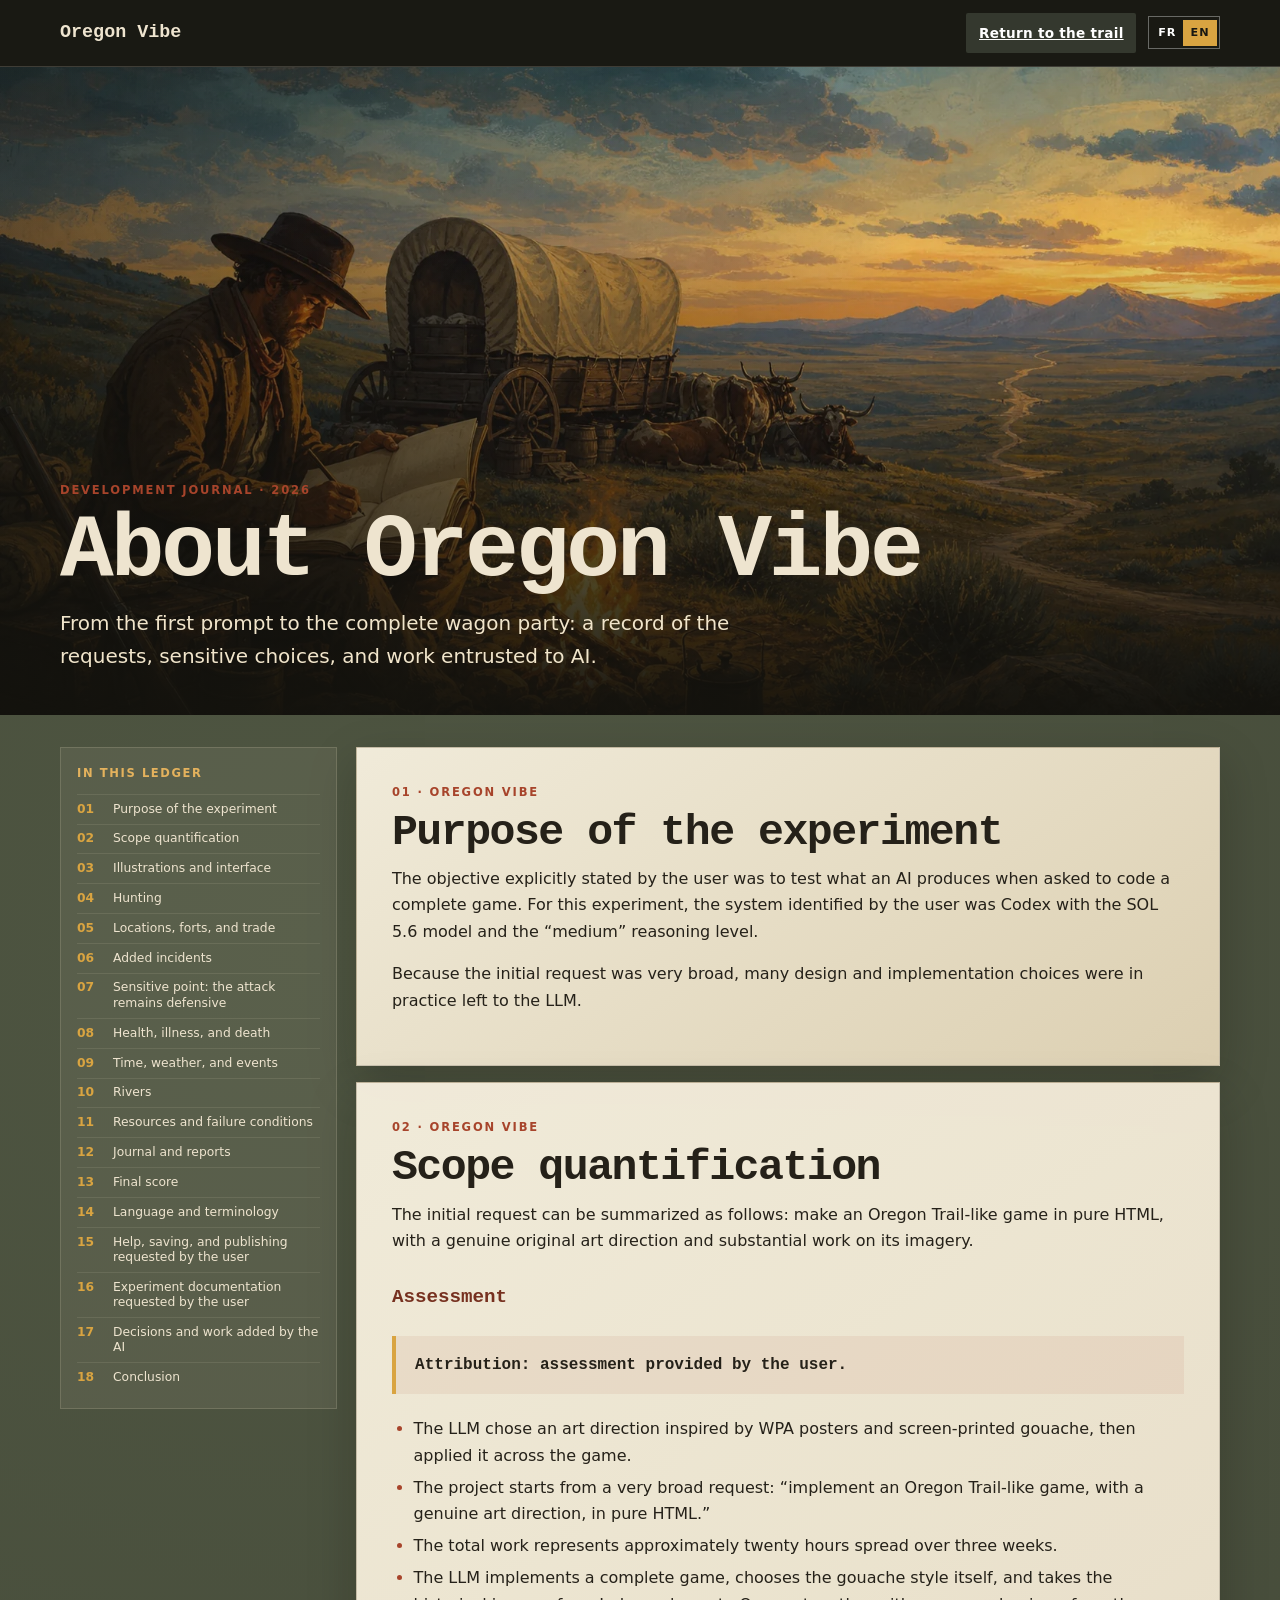
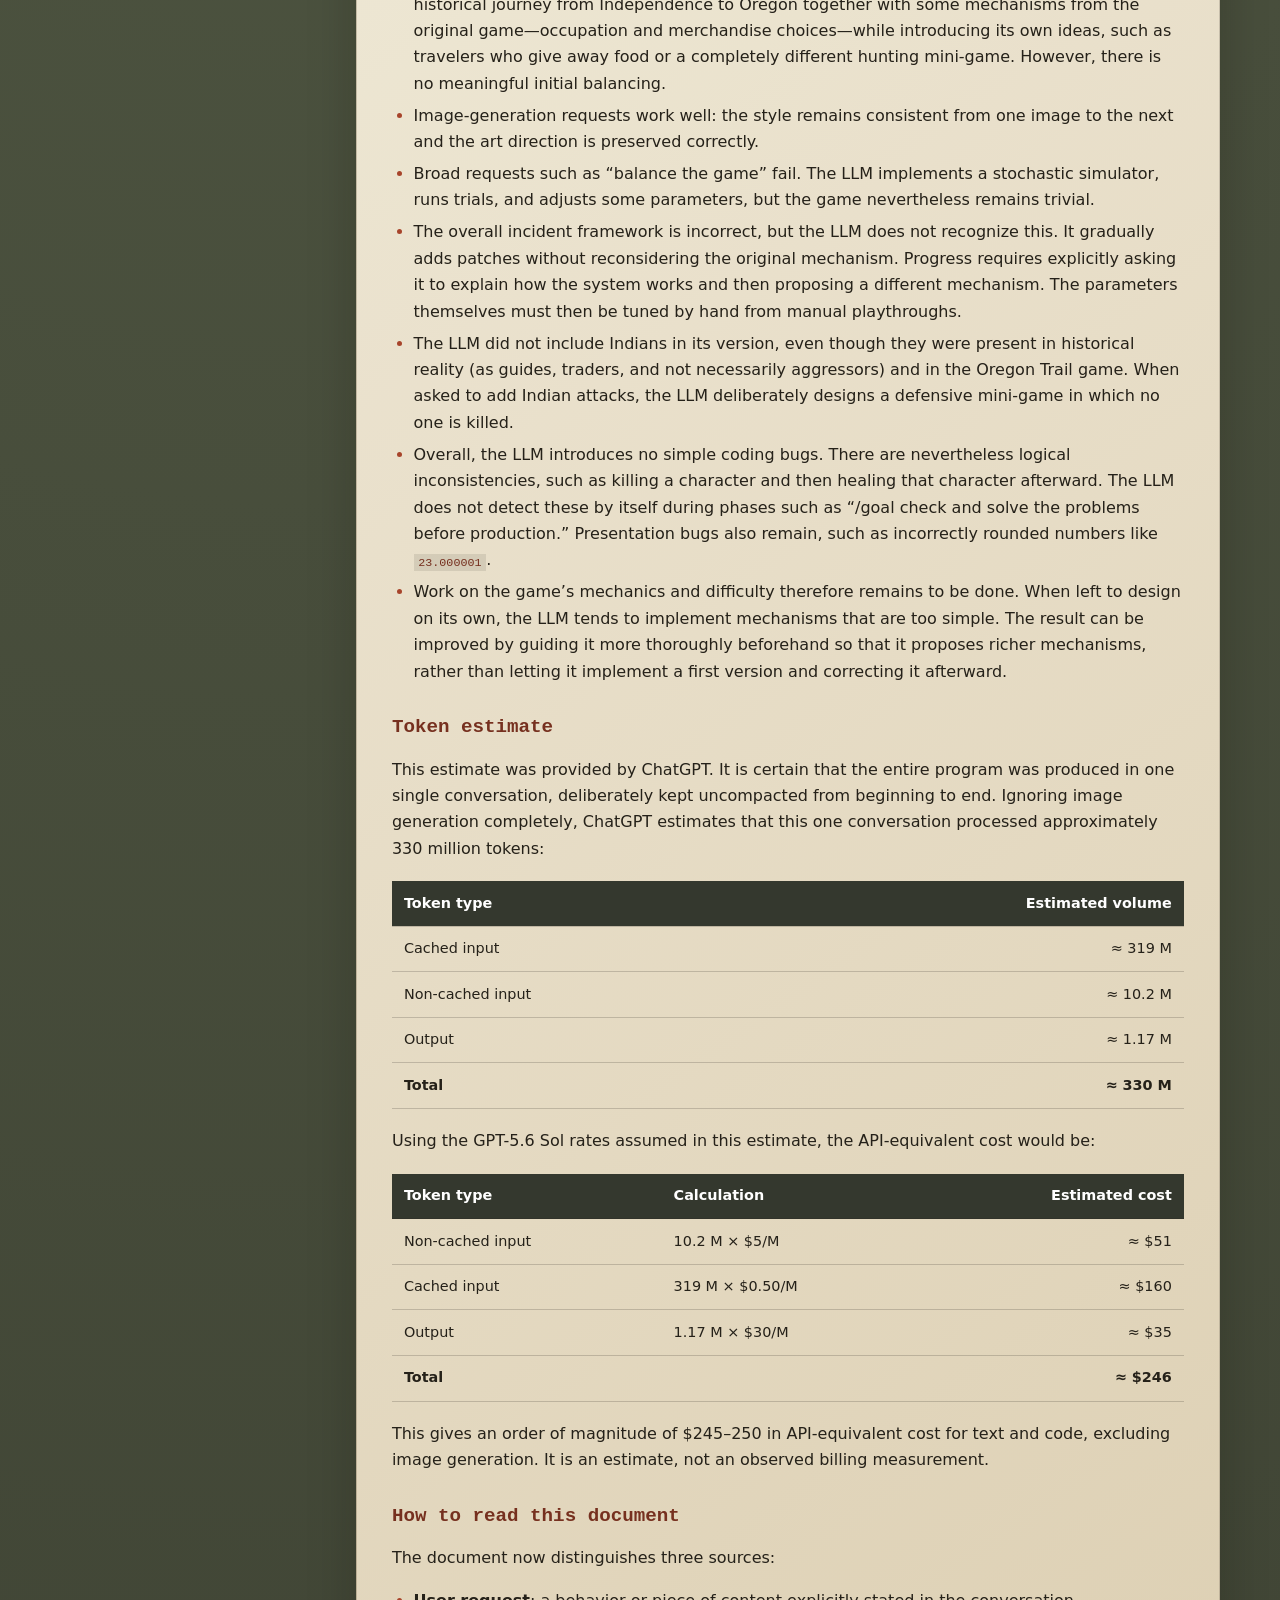
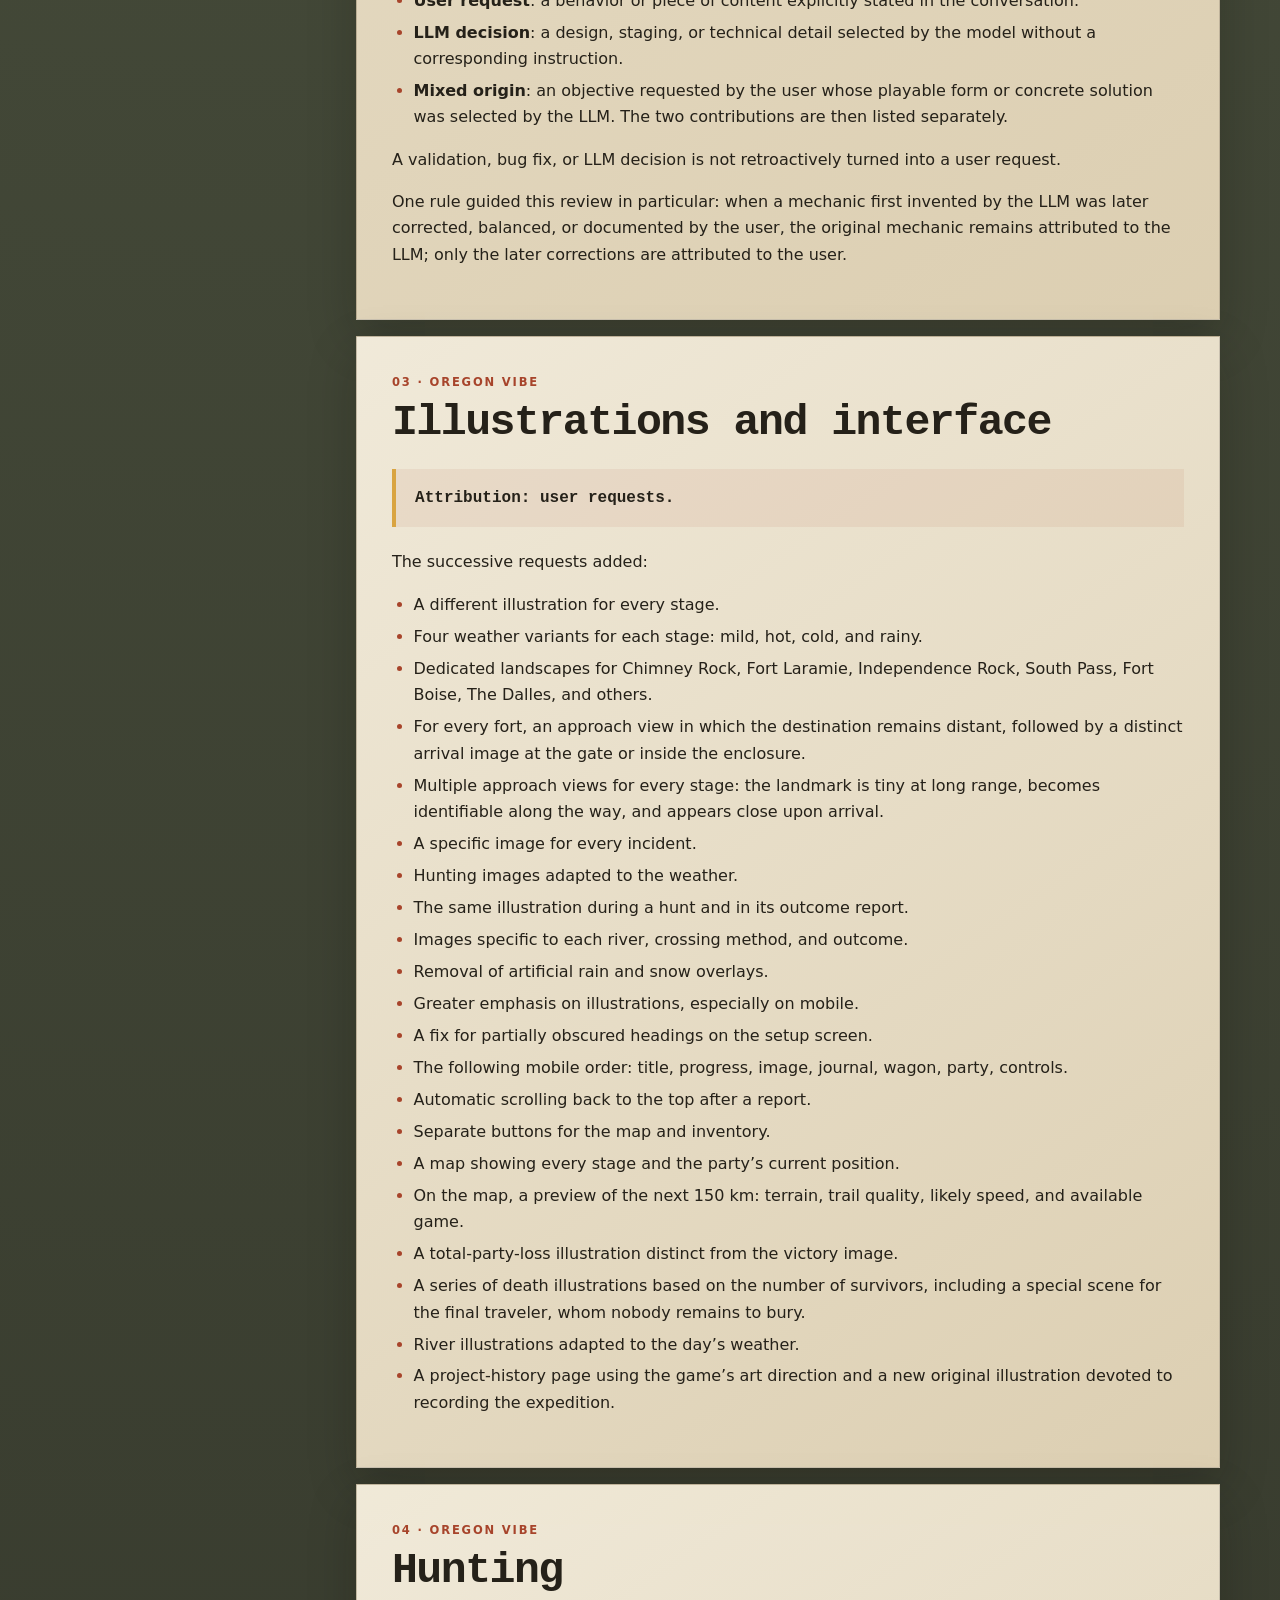
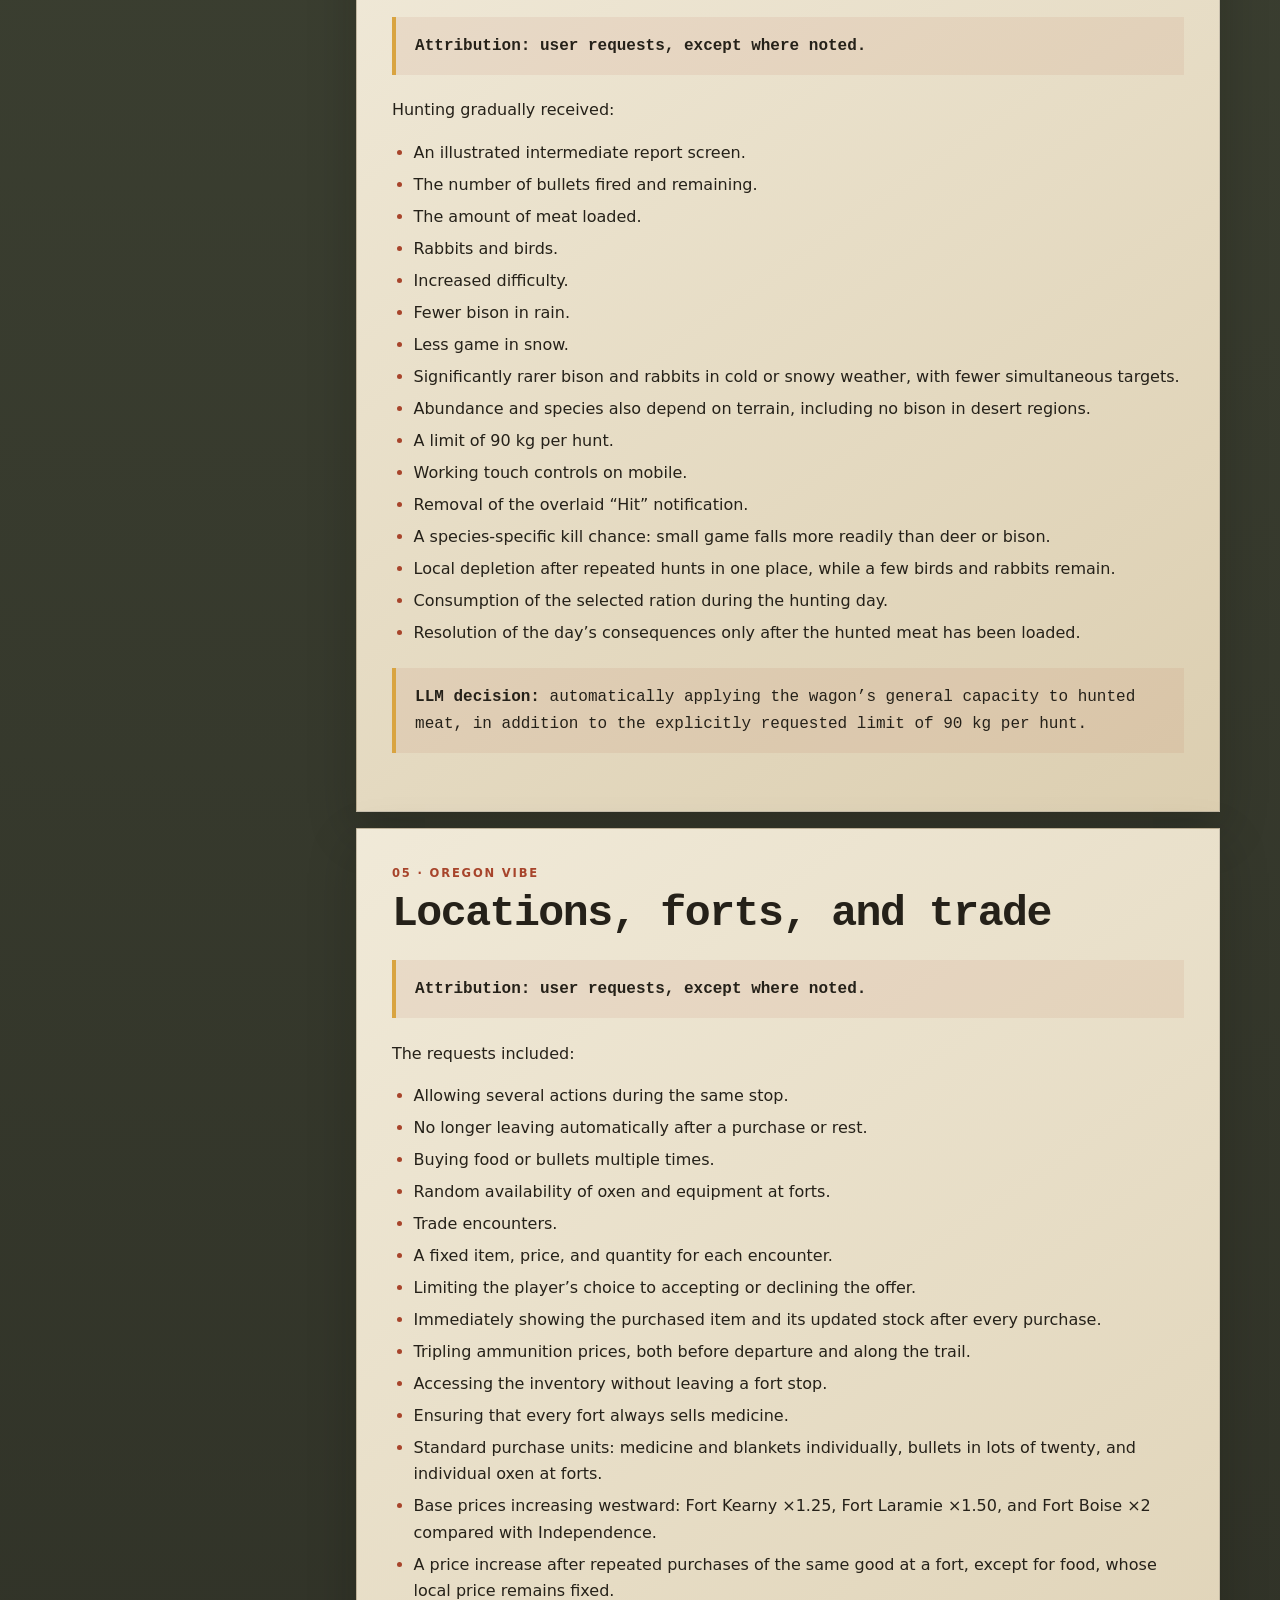
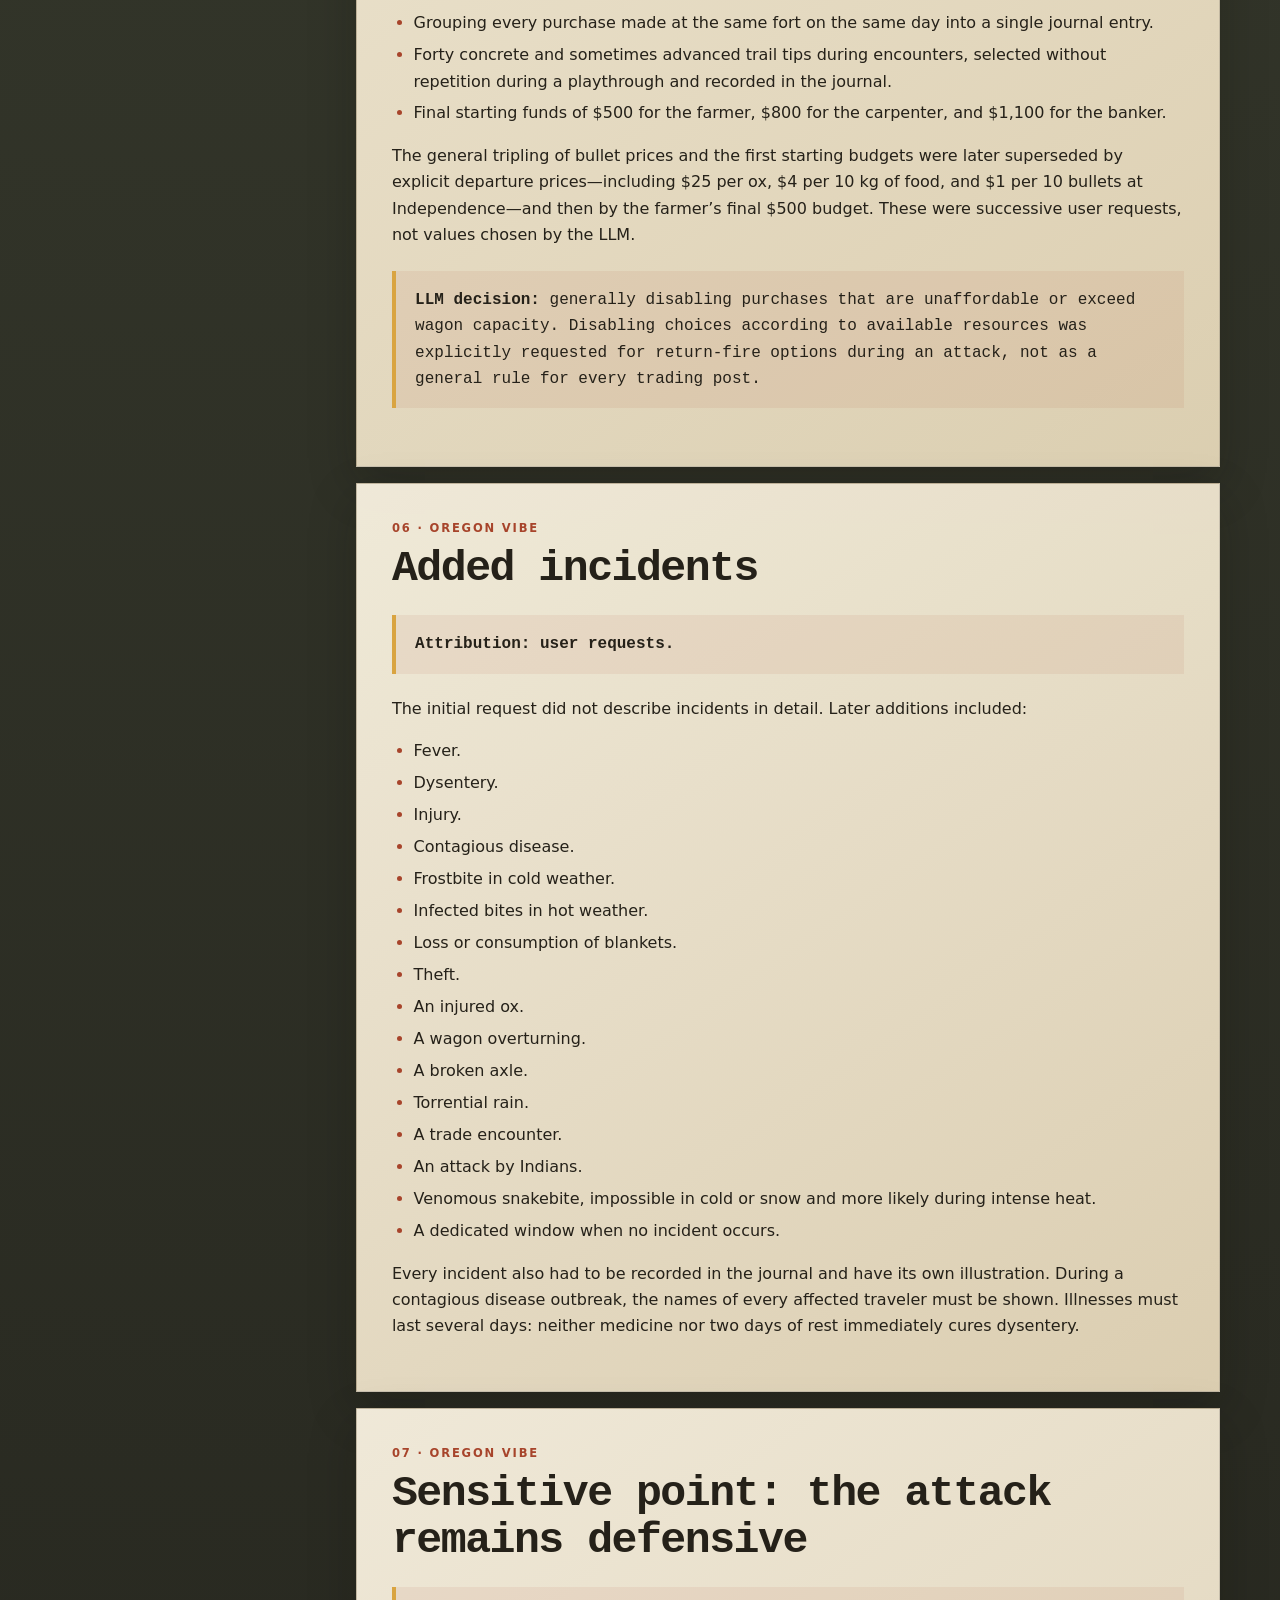
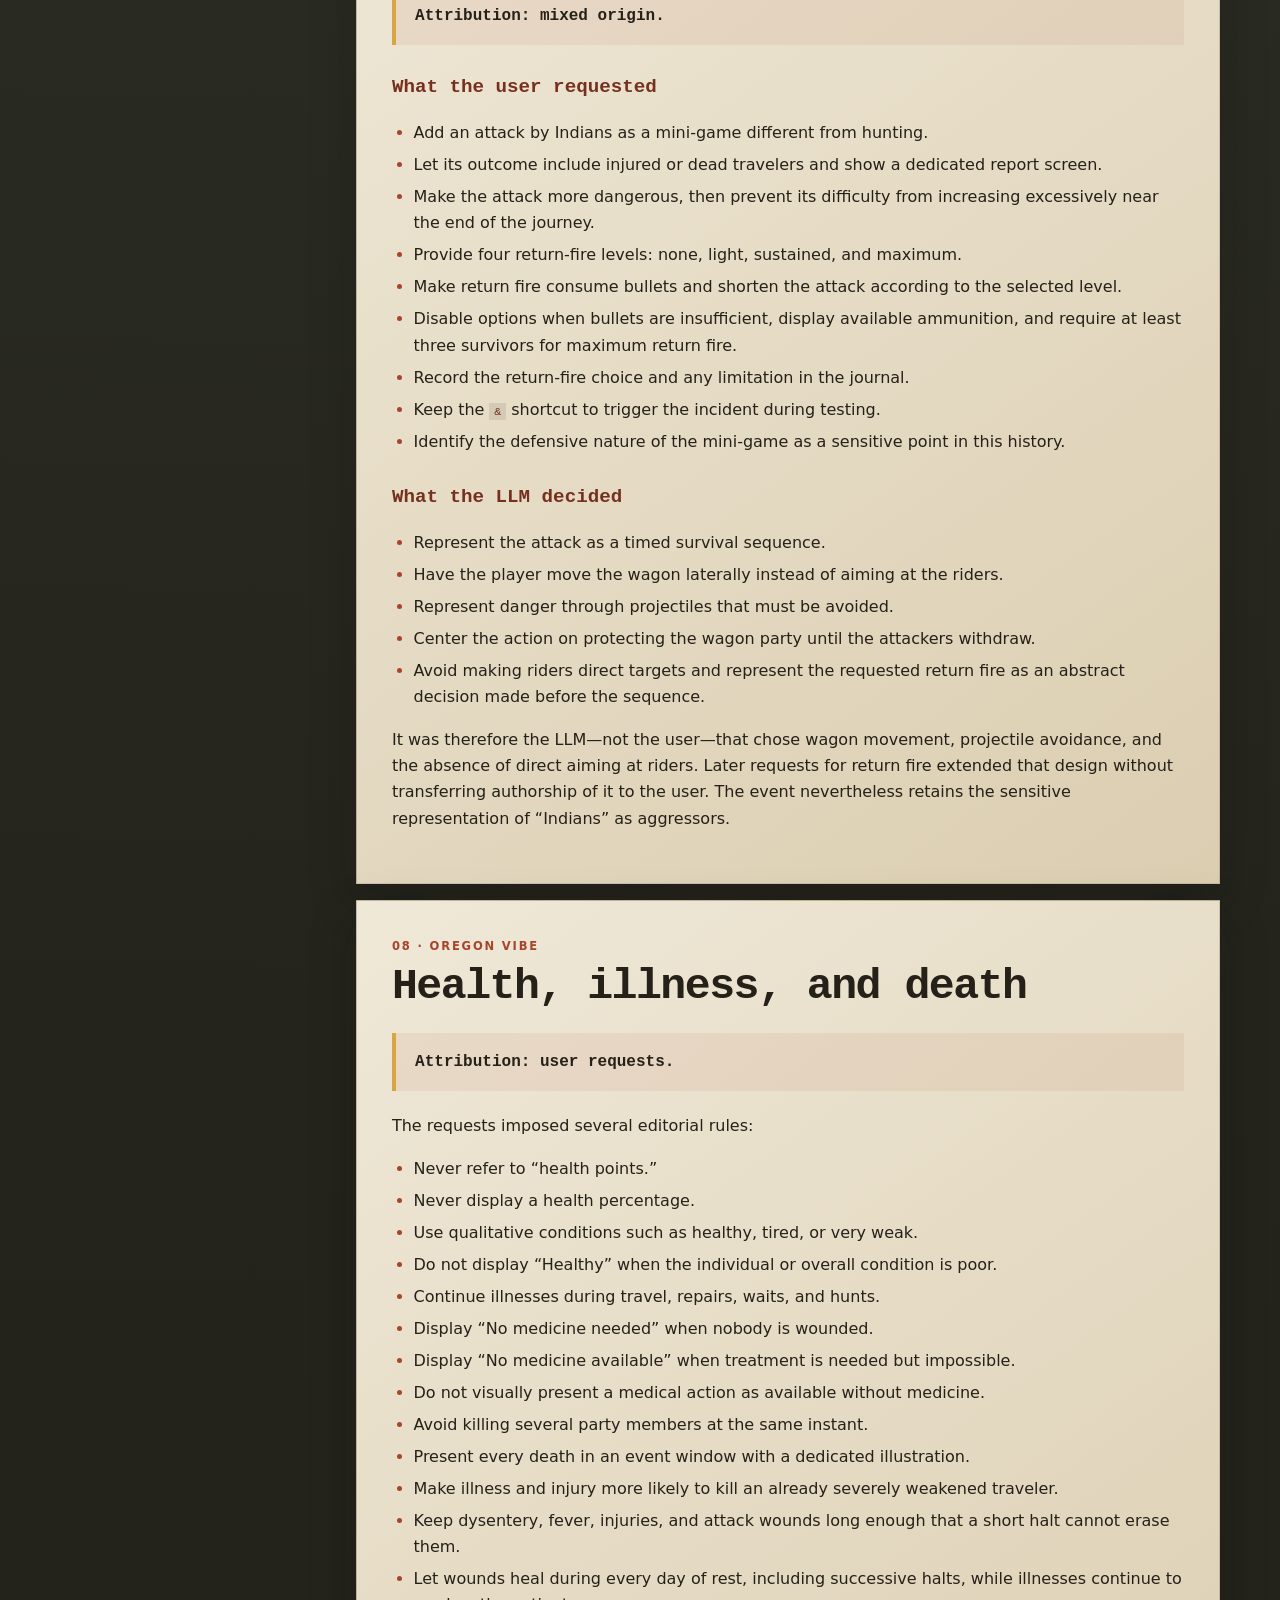
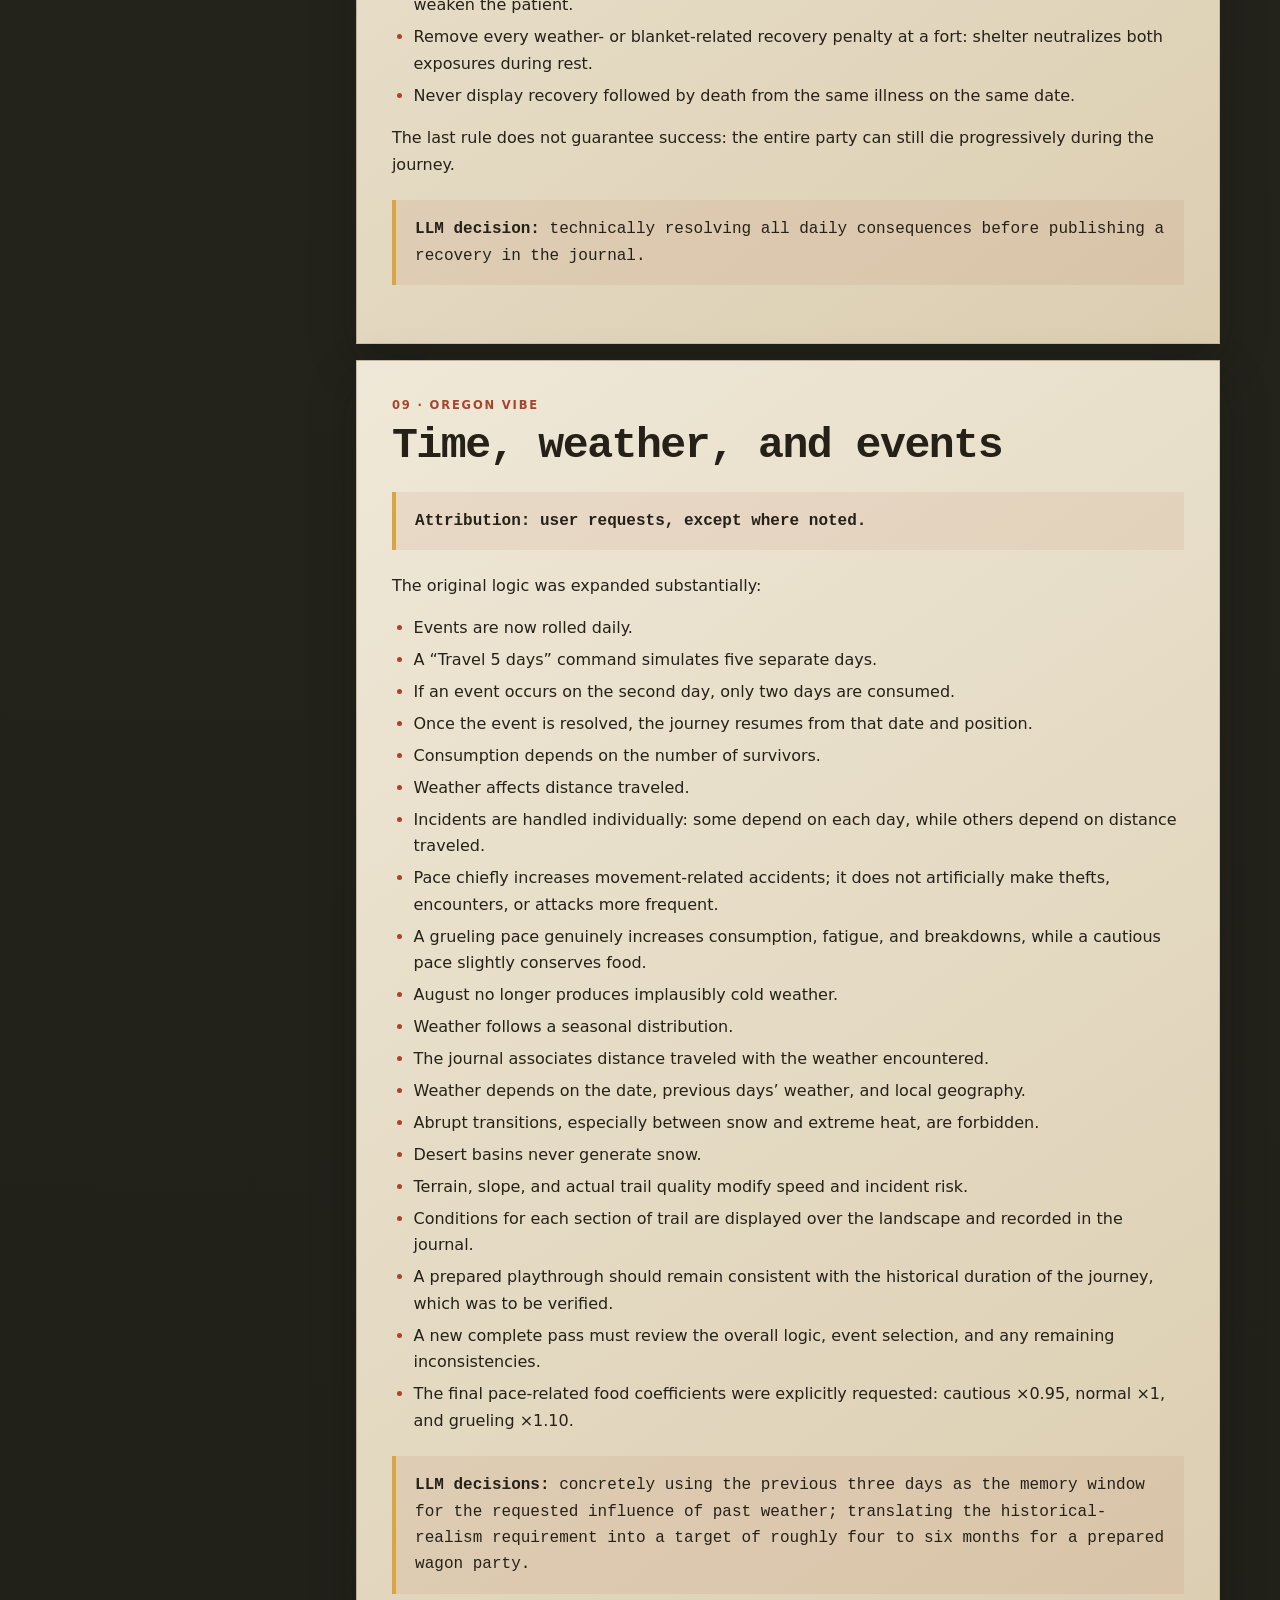
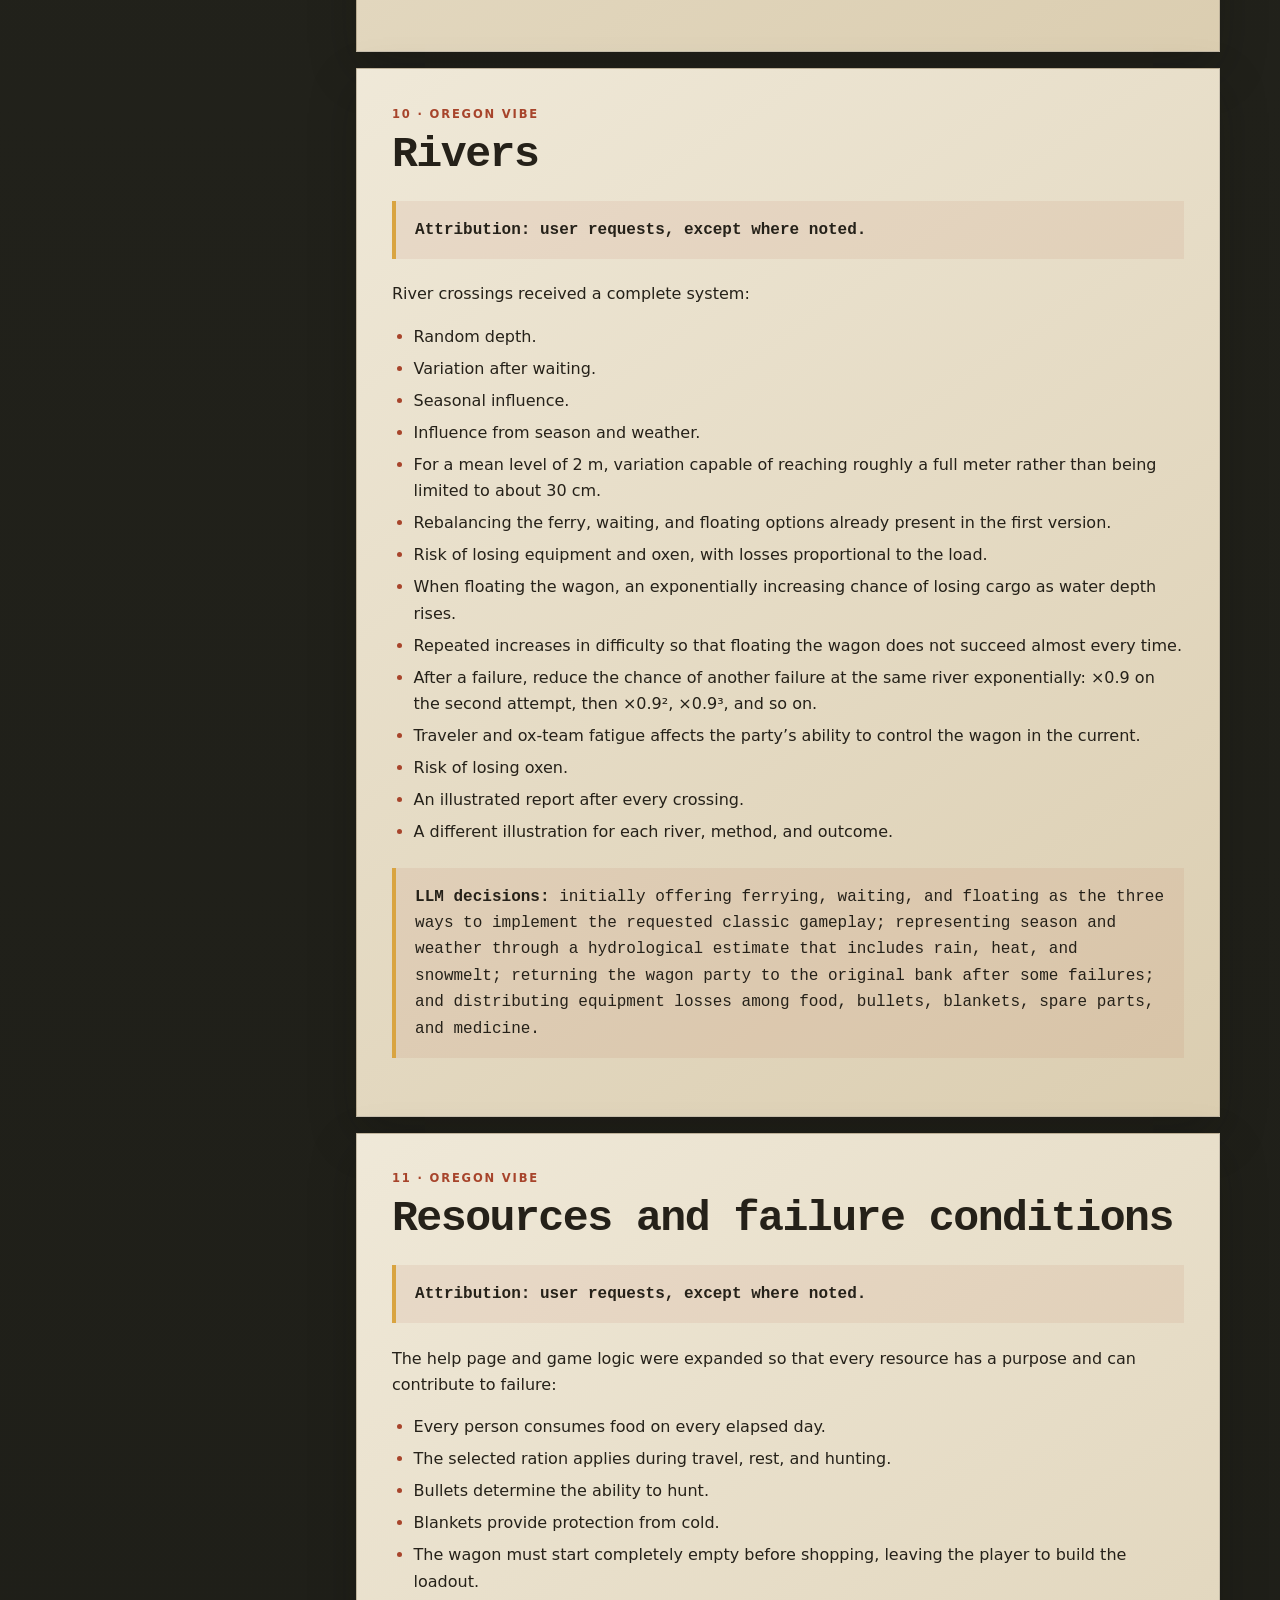
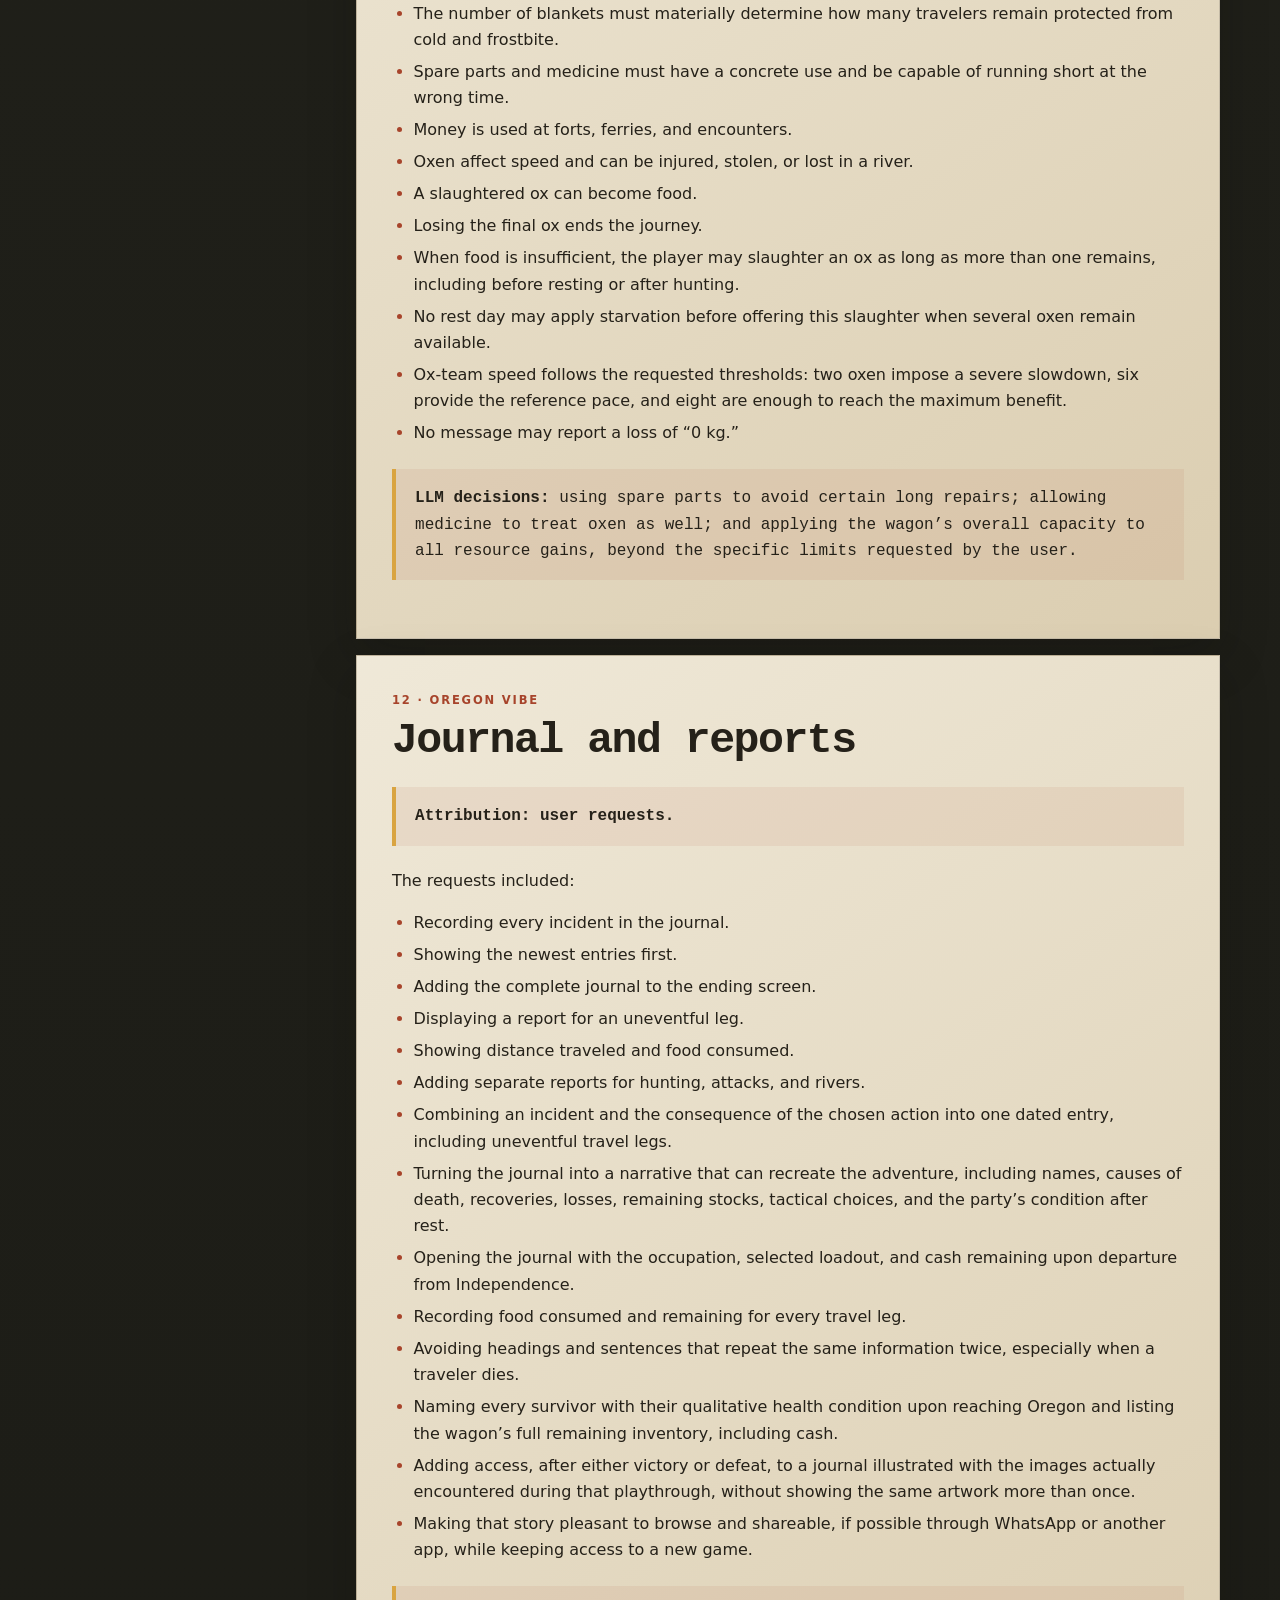
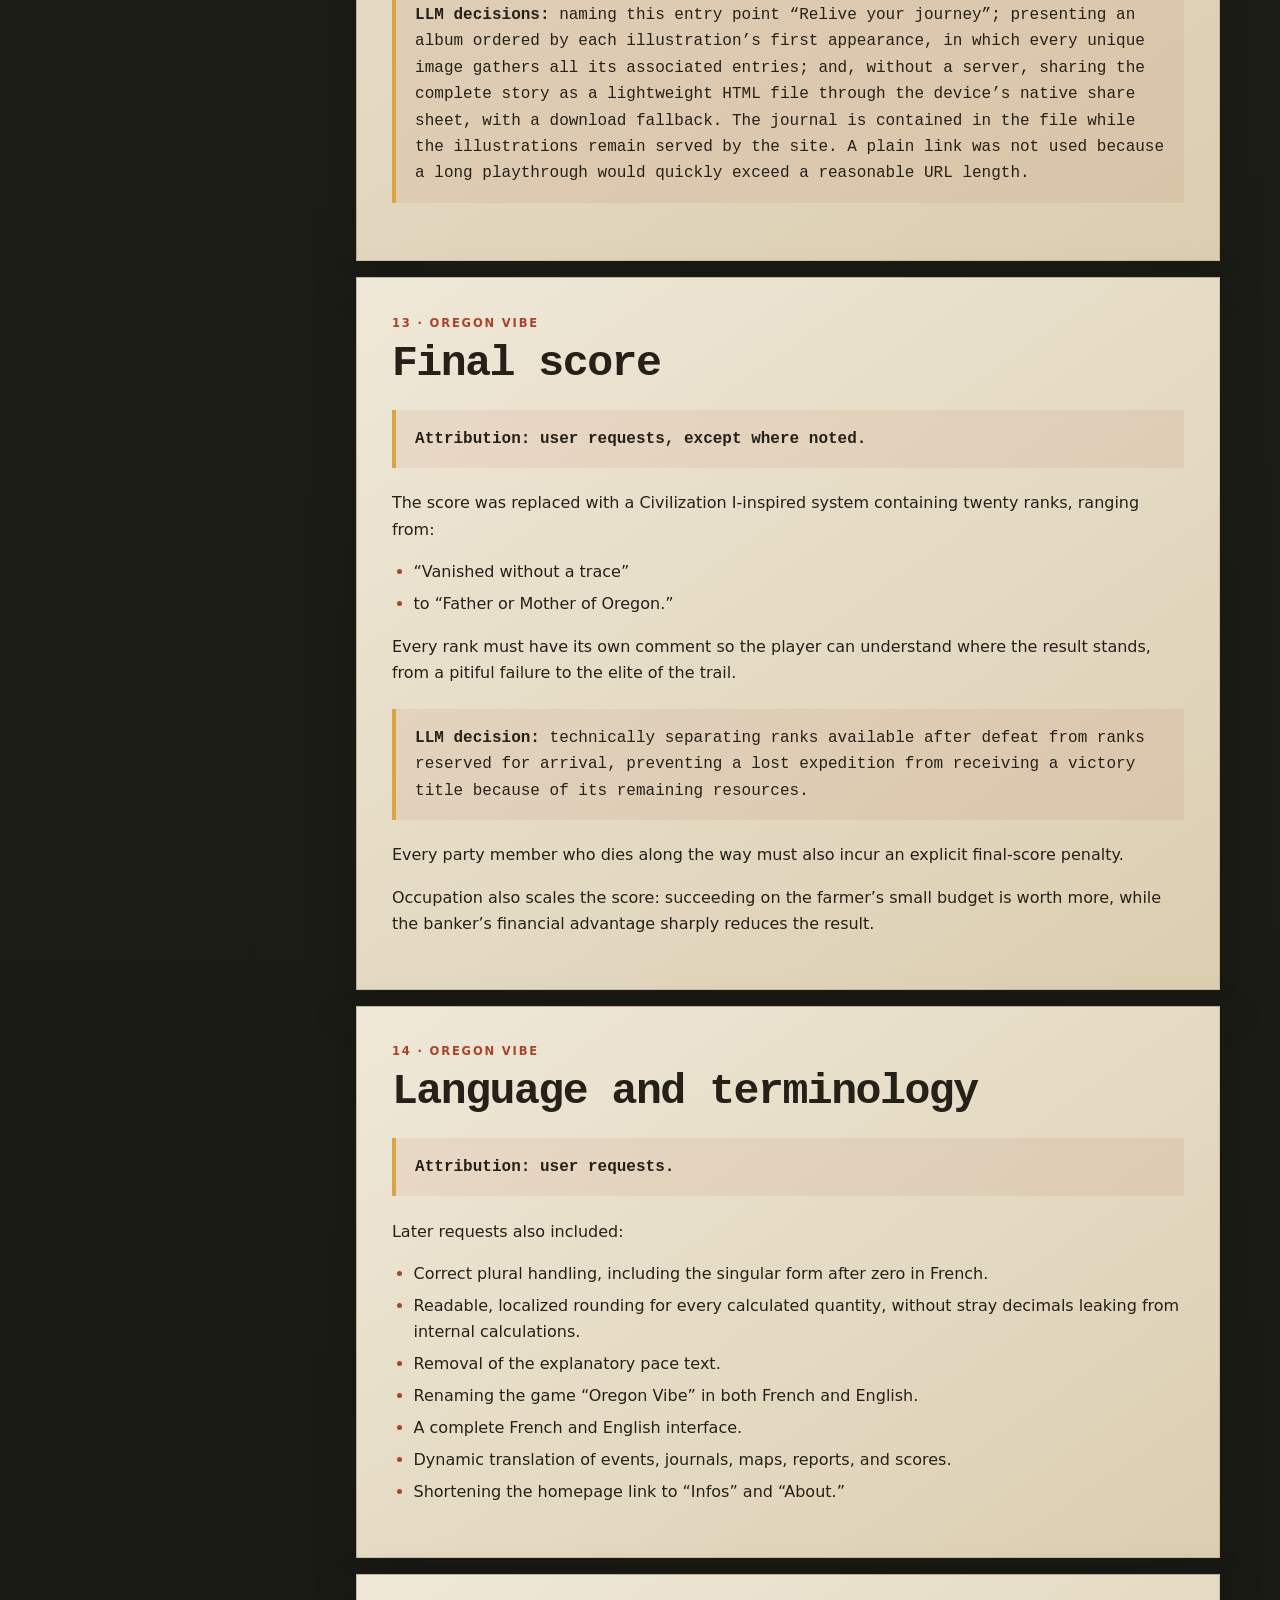
<file: REQUEST-HISTORY.html>
<!doctype html>
<html lang="en">
<head>
  <meta charset="utf-8">
  <meta name="viewport" content="width=device-width,initial-scale=1">
  <meta name="theme-color" content="#171712">
  <meta name="description" content="Complete request history and evolution of the Oregon Vibe game.">
  <link rel="canonical" href="https://nkeywal.github.io/oregon/REQUEST-HISTORY.html">
  <link rel="alternate" hreflang="fr" href="https://nkeywal.github.io/oregon/HISTORIQUE-DEMANDES.html">
  <link rel="alternate" hreflang="en" href="https://nkeywal.github.io/oregon/REQUEST-HISTORY.html">
  <meta property="og:type" content="article">
  <meta property="og:title" content="About Oregon Vibe">
  <meta property="og:description" content="From the first prompt to the complete game: the requests, sensitive choices, and work entrusted to AI.">
  <meta property="og:image" content="https://nkeywal.github.io/oregon/assets/project-history.webp">
  <title>About · Oregon Vibe</title>
  <link rel="icon" href="assets/favicon.svg" type="image/svg+xml">
  <link rel="stylesheet" href="styles.css?v=20260810-1">
  <link rel="stylesheet" href="history.css?v=20260810-1">
</head>
<body class="history-page" data-source="REQUEST-HISTORY.md">
  <a class="skip-link" href="#history-content">Skip to content</a>
  <header class="history-topbar">
    <a class="history-brand" href="index.html" data-game-language="en">Oregon Vibe</a>
    <nav class="history-nav" aria-label="Main navigation">
      <a class="btn secondary small" href="index.html" data-game-language="en">Return to the trail</a>
      <span class="history-language" aria-label="Language"><a href="HISTORIQUE-DEMANDES.html" lang="fr">FR</a><a href="REQUEST-HISTORY.html" lang="en" aria-current="page">EN</a></span>
    </nav>
  </header>
  <section class="history-hero" aria-labelledby="history-title">
    <div class="history-hero-content">
      <p class="eyebrow">Development journal · 2026</p>
      <h1 id="history-title">About Oregon Vibe</h1>
      <p class="lede">From the first prompt to the complete wagon party: a record of the requests, sensitive choices, and work entrusted to AI.</p>
    </div>
  </section>
  <div class="history-layout">
    <nav class="history-toc" aria-label="Table of contents"><p class="history-toc-title">In this ledger</p><div id="history-toc"></div></nav>
    <main id="history-content" class="history-content"><section class="history-section panel"><p>Opening the ledger…</p></section></main>
  </div>
  <footer class="history-footer">Oregon Vibe · An experiment in complete AI-led game development</footer>
  <script src="history.js?v=20260810-1"></script>
</body>
</html>
</file>
<file: styles.css>
:root{--ink:#252119;--paper:#eee4cf;--paper-2:#ded0b3;--rust:#a7442b;--rust-dark:#76301f;--sage:#68735a;--dark:#171712;--gold:#d9a441;--line:rgba(37,33,25,.2);--shadow:0 18px 45px rgba(15,12,8,.22)}
*{box-sizing:border-box}html{scroll-behavior:smooth}body{margin:0;background:#191812;color:var(--ink);font-family:Inter,ui-sans-serif,system-ui,-apple-system,"Segoe UI",sans-serif;min-height:100vh}button,input,select{font:inherit}button{cursor:pointer}.skip-link{position:fixed;left:1rem;top:-5rem;z-index:99;background:white;padding:.7rem}.skip-link:focus{top:1rem}.screen{display:none;min-height:100vh}.screen.active{display:block}.panel{background:linear-gradient(145deg,rgba(246,239,222,.97),rgba(225,211,181,.97));border:1px solid rgba(65,51,34,.22);box-shadow:var(--shadow)}.eyebrow{text-transform:uppercase;letter-spacing:.16em;font-size:.72rem;font-weight:700;color:var(--rust);margin:0 0 .5rem}h1,h2,h3,p{margin-top:0}h1,h2{font-family:Rockwell,"Roboto Slab","Courier New",serif;font-weight:700;letter-spacing:-.035em}h1{font-size:clamp(3rem,8vw,6.6rem);line-height:.96;margin:.2rem 0 1.5rem;color:#2b271e}h2{font-size:clamp(2rem,4vw,3.5rem);margin-bottom:.6rem}h3{font-size:1rem;margin-bottom:.8rem}.btn{border:0;border-radius:2px;padding:.85rem 1.25rem;font-weight:700;letter-spacing:.02em;transition:.18s transform,.18s background}.btn:hover{transform:translateY(-2px)}.btn:focus-visible,.icon-btn:focus-visible,input:focus-visible,select:focus-visible{outline:3px solid var(--gold);outline-offset:3px}.btn.primary{background:var(--rust);color:#fff;box-shadow:0 5px 0 var(--rust-dark)}.btn.secondary{background:#34382e;color:white}.btn.ghost{background:transparent;border:1px solid var(--ink)}.btn.small{padding:.55rem .8rem;font-size:.85rem}.icon-btn{border:1px solid currentColor;background:transparent;width:2.25rem;height:2.25rem;border-radius:50%;font-size:1.2rem}.text-btn{border:0;background:transparent;color:var(--rust);font-weight:700}.button-stack{display:flex;gap:.8rem;flex-wrap:wrap}.fine-print{font-size:.78rem;opacity:.7;margin:1.3rem 0 0}
.language-switch{position:fixed;z-index:300;top:.65rem;right:.65rem;display:flex;padding:.2rem;background:rgba(23,23,18,.88);border:1px solid rgba(255,255,255,.35);box-shadow:0 4px 16px #0005}.language-switch button{border:0;background:transparent;color:#fff;padding:.35rem .5rem;font-size:.72rem;font-weight:800;letter-spacing:.08em}.language-switch button[aria-pressed="true"]{background:var(--gold);color:var(--dark)}
.btn:disabled,.stepper button:disabled{cursor:not-allowed;opacity:.42;box-shadow:none;filter:grayscale(.65)}.btn:disabled:hover,.stepper button:disabled:hover{transform:none}
.game-header .header-actions{margin-right:5.2rem}
.hero-screen{position:relative;overflow:hidden;background:#bfc4a0}.hero-art{position:absolute;inset:0;background:linear-gradient(90deg,rgba(188,188,143,.1),rgba(188,188,143,.2)),url('assets/hero.webp') center/cover no-repeat}.hero-art:after{content:"";position:absolute;inset:0;background:linear-gradient(90deg,rgba(20,19,14,.08),transparent 55%),linear-gradient(0deg,rgba(20,19,14,.25),transparent 50%)}.hero-content{position:relative;width:min(550px,calc(100% - 2rem));padding:clamp(2rem,5vw,4rem);margin-left:clamp(1rem,8vw,9rem);top:50%;transform:translateY(-50%)}
.guide-screen{background:#292a22;color:var(--paper);padding-bottom:4rem}.guide-hero{min-height:370px;padding:clamp(3rem,8vw,7rem) max(1rem,calc((100% - 1100px)/2));display:flex;flex-direction:column;justify-content:end;background:linear-gradient(0deg,rgba(20,19,14,.94),rgba(20,19,14,.16)),url('assets/hero.webp') center 58%/cover}.guide-hero h2{max-width:850px;margin-bottom:1rem}.guide-hero>p:last-child{max-width:680px;font-size:1.05rem}.guide-content{width:min(1100px,calc(100% - 2rem));margin:2rem auto}.guide-intro{padding:1.5rem;color:var(--ink)}.guide-section{margin-top:2.5rem}.guide-section>h3{font-family:Rockwell,"Roboto Slab","Courier New",serif;font-size:clamp(1.5rem,3vw,2.3rem)}.guide-grid{display:grid;grid-template-columns:repeat(2,1fr);gap:1rem}.guide-card{padding:1.25rem;border:1px solid rgba(238,228,207,.22);background:rgba(238,228,207,.07)}.guide-card h4{margin:0 0 .45rem;color:#e4b25d;font-family:Rockwell,"Roboto Slab","Courier New",serif;font-size:1.15rem}.guide-card p{margin:0;line-height:1.55}.guide-columns{display:grid;grid-template-columns:1fr 1fr;gap:1rem}.guide-columns .panel{padding:1.4rem;color:var(--ink)}.guide-content blockquote{margin:2.5rem 0;padding:1.5rem;border-left:4px solid var(--gold);background:rgba(238,228,207,.08);font-family:Rockwell,"Roboto Slab","Courier New",serif;font-size:1.15rem}.guide-content cite{display:block;margin-top:.7rem;font:normal .75rem Inter,system-ui,sans-serif;color:#e4b25d}.guide-content>#retour-aide{min-width:180px}
.section-heading{text-align:center;color:var(--paper);padding:3rem 1rem 1.5rem}.section-heading h2{margin-bottom:.5rem}.setup-screen,.shop-screen{padding:0 5vw 4rem;background:radial-gradient(circle at 25% 10%,#4e5541,#24241d 50%)}.setup-grid{max-width:1100px;margin:auto;display:grid;grid-template-columns:1fr 1fr;gap:1.2rem}.setup-grid fieldset{padding:1.4rem;border-radius:4px}.setup-grid legend{font-family:"Rye";font-size:1.25rem;padding:.3rem .7rem}.profession-picker{grid-row:span 2}.choice-card{display:flex;border:1px solid var(--line);background:rgba(255,255,255,.25);padding:1rem;margin:.7rem 0;align-items:center;gap:.8rem}.choice-card:has(input:checked){border-color:var(--rust);box-shadow:inset 4px 0 var(--rust)}.choice-card input{accent-color:var(--rust)}.choice-card span{display:flex;flex-direction:column}.choice-card small{opacity:.7;margin-top:.2rem}.choice-card.compact{padding:.65rem}.names-picker label{display:grid;grid-template-columns:1fr 1.2fr;align-items:center;gap:1rem;margin:.6rem 0}.names-picker input,.control-group select{padding:.65rem;border:1px solid var(--line);background:#fffaf0}.setup-submit{grid-column:1/-1;justify-self:center;min-width:260px}.shop-layout{display:grid;grid-template-columns:minmax(0,2fr) minmax(240px,1fr);gap:1.2rem;max-width:1100px;margin:auto}.shop-list{display:grid;grid-template-columns:1fr 1fr;gap:1rem}.shop-item{padding:1.2rem;display:grid;grid-template-columns:1fr auto;gap:.4rem}.shop-item h3{margin:0}.shop-item p{grid-column:1/-1;font-size:.85rem;opacity:.75;min-height:2.5rem}.stepper{grid-column:1/-1;display:flex;align-items:center;justify-content:space-between;background:rgba(255,255,255,.35);padding:.4rem}.stepper button{border:0;background:var(--dark);color:white;width:2.2rem;height:2.2rem;font-size:1.2rem}.receipt{padding:1.6rem;align-self:start;position:sticky;top:1rem}.big-number{font-size:2.5rem}.shop-advice{font-size:.9rem;border-block:1px dashed var(--line);padding:1rem 0;margin:1rem 0}.receipt .btn{width:100%;margin-top:.7rem}
.game-screen{background:#dad0b9;padding-bottom:3rem}.game-header{background:var(--dark);color:white;display:flex;align-items:center;justify-content:space-between;padding:1rem max(1rem,4vw)}.game-header h2{font-size:1.6rem;margin:0}.header-actions{display:flex;gap:.7rem;align-items:center}.progress-wrap{padding:.8rem max(1rem,4vw);background:#34382e;color:white}.progress-labels{display:flex;justify-content:space-between;font-size:.72rem;text-transform:uppercase;letter-spacing:.08em}.trail-progress{height:5px;background:rgba(255,255,255,.2);margin-top:.6rem}.trail-progress>div{height:100%;width:0;background:var(--gold);position:relative;transition:width .6s}.wagon-marker{position:absolute;right:-.4rem;top:-.45rem;color:var(--gold)}.game-layout{max-width:1400px;margin:1.3rem auto;display:grid;grid-template-columns:minmax(0,2.1fr) minmax(300px,.9fr);gap:1.2rem;padding:0 1rem}.scene{position:relative;aspect-ratio:16/8;border:7px solid #eee4cf;box-shadow:var(--shadow);background:#87906b center/cover no-repeat}.trail-scene{background-image:linear-gradient(0deg,rgba(32,28,18,.15),transparent),url('assets/trail.webp')}.scene.river-scene{background-image:url('assets/river.webp')}.scene.fort-scene{background-image:url('assets/fort.webp')}.weather{position:absolute;inset:0;pointer-events:none}.scene-caption{position:absolute;left:1rem;right:1rem;bottom:1rem;background:rgba(25,24,18,.88);color:white;padding:.7rem 1rem;display:flex;justify-content:space-between}.travel-controls{box-shadow:none;padding:1rem;display:flex;gap:1rem;align-items:end}.control-group{display:flex;flex-direction:column;gap:.35rem;flex:1}.control-group label{font-size:.75rem;font-weight:700;text-transform:uppercase}.action-main{flex:1.3}.secondary-actions{display:flex;gap:.6rem;margin-top:.7rem}.secondary-actions .btn{flex:1}.sidebar{display:flex;flex-direction:column;gap:1rem}.sidebar .panel{box-shadow:none;padding:1rem}.stats-grid{display:grid;grid-template-columns:repeat(3,1fr);gap:.7rem}.stats-grid div{border-left:3px solid var(--rust);padding-left:.5rem}.stats-grid dt{font-size:.68rem;text-transform:uppercase;opacity:.65}.stats-grid dd{margin:0;font-weight:700}.panel-heading{display:flex;align-items:center;justify-content:space-between}.status{font-size:.7rem;padding:.25rem .5rem;color:white;background:var(--sage)}.status.warn{background:#b2702c}.status.bad{background:#8c2e27}.party-list,.journal-list{list-style:none;padding:0;margin:0}.party-list li{display:flex;align-items:center;gap:.6rem;padding:.4rem 0;border-top:1px solid var(--line)}.health-dot{width:.6rem;height:.6rem;border-radius:50%;background:#638154}.health-dot.warn{background:#c5822d}.health-dot.bad{background:#a43128}.health-dot.dead{background:#555}.party-state{margin-left:auto;font-size:.75rem;opacity:.7}.journal-list li{font-size:.8rem;border-left:2px solid var(--paper-2);padding:0 0 .65rem .7rem}.journal-list time{display:block;color:var(--rust);font-weight:700;font-size:.65rem;text-transform:uppercase}
dialog{border:0;padding:0;color:var(--ink);background:var(--paper);box-shadow:0 20px 80px #0008;max-width:min(560px,calc(100% - 2rem))}dialog::backdrop{background:rgba(15,14,10,.76);backdrop-filter:blur(3px)}.game-dialog form{padding:0 2rem 2rem}.dialog-art{height:170px;margin:0 -2rem 1.6rem;background:#6b7059 url('assets/river.webp') center/cover}.dialog-actions{display:flex;flex-wrap:wrap;gap:.6rem;margin-top:1.3rem}.event-details{background:rgba(255,255,255,.4);padding:.8rem;font-size:.86rem}.event-feedback{margin:.75rem 0 0;padding:.7rem .8rem;border-left:4px solid var(--sage);background:rgba(83,104,72,.14);font-weight:700}.hunt-dialog{width:min(820px,calc(100% - 1rem));padding:1.2rem;background:#24251e;color:white}.hunt-heading{display:flex;justify-content:space-between}.hunt-heading h2{margin:0}#canvas-chasse{width:100%;height:auto;background:#767e5d url('assets/hunt.webp') center/cover;border:2px solid #d7c8a8;cursor:crosshair}.hunt-footer{display:flex;justify-content:space-around;padding:.7rem}.info-dialog form{padding:1.5rem}.dialog-close{float:right}.inventory-table{width:100%;border-collapse:collapse;margin:1rem 0}.inventory-table td{padding:.6rem;border-bottom:1px solid var(--line)}.inventory-table td:last-child{text-align:right;font-weight:700}.toast{position:fixed;z-index:200;left:50%;bottom:1.5rem;transform:translate(-50%,150%);background:#171712;color:white;padding:.8rem 1.2rem;transition:.3s;box-shadow:var(--shadow)}.toast.show{transform:translate(-50%,0)}.ending-screen{position:relative;background:#777c5e}.ending-art{position:absolute;inset:0;background:url('assets/victory.webp') center/cover}.ending-screen.defeat .ending-art{background-image:url('assets/trail.webp');filter:grayscale(.7) brightness(.45)}.ending-screen.total-loss .ending-art{background-image:url('assets/incident-death-last.webp');filter:none}.ending-panel{position:relative;width:min(500px,calc(100% - 2rem));padding:3rem;top:50%;transform:translateY(-50%);margin-left:max(1rem,8vw)}.score{font-family:"Rye";font-size:2rem;color:var(--rust);margin:1rem 0}
@media(max-width:850px){.hero-content{margin:auto}.setup-grid,.shop-layout,.game-layout{grid-template-columns:1fr}.profession-picker{grid-row:auto}.shop-list{grid-template-columns:1fr}.receipt{position:static}.game-layout{padding:0 .7rem}.scene{aspect-ratio:4/3}.sidebar{display:grid;grid-template-columns:1fr 1fr}.journal-panel{grid-column:1/-1}.guide-grid,.guide-columns{grid-template-columns:1fr}}@media(max-width:560px){.section-heading{padding-top:2rem}.setup-screen,.shop-screen{padding-inline:.7rem}.setup-grid{display:block}.setup-grid>*{margin-bottom:.8rem}.names-picker label{grid-template-columns:1fr}.travel-controls{align-items:stretch;flex-direction:column}.action-main{width:100%}.secondary-actions{display:grid;grid-template-columns:1fr 1fr}.secondary-actions .btn:last-child{grid-column:1/-1}.sidebar{display:block}.sidebar .panel{margin-bottom:.7rem}.stats-grid{grid-template-columns:1fr 1fr}.scene-caption{font-size:.75rem}.game-header{align-items:start}.ending-panel{margin:auto;padding:2rem}.button-stack{display:grid}.hero-content{top:50%}.guide-hero{min-height:320px}.guide-content{width:min(100% - 1.2rem,1100px)}.guide-card{padding:1rem}}
@media(prefers-reduced-motion:reduce){*{scroll-behavior:auto!important;transition:none!important}}
.hero-screen.active,.ending-screen.active{display:flex;align-items:center}.hero-content,.ending-panel{top:auto;transform:none}.section-heading .eyebrow,.game-header .eyebrow,.hunt-heading .eyebrow{color:#e4b25d}
.trail-scene.weather-mild{background-image:linear-gradient(0deg,rgba(32,28,18,.15),transparent),url('assets/trail.webp')}.trail-scene.weather-cold{background-image:linear-gradient(0deg,rgba(25,37,43,.12),transparent),url('assets/weather-cold.webp')}.trail-scene.weather-hot{background-image:linear-gradient(0deg,rgba(91,43,16,.12),transparent),url('assets/weather-hot.webp')}
.hunt-result-dialog form{padding:0 2rem 2rem}.hunt-result-art{height:210px;margin:0 -2rem 1.6rem;background:#6f7456 url('assets/hunt.webp') center/cover}.hunt-result-grid{display:grid;grid-template-columns:repeat(3,1fr);gap:.7rem;margin:1.4rem 0}.hunt-result-grid div{background:rgba(255,255,255,.42);border-left:3px solid var(--rust);padding:.8rem}.hunt-result-grid span{display:block;font-size:.72rem;text-transform:uppercase;letter-spacing:.06em}.hunt-result-grid strong{display:block;font-size:1.6rem;margin-top:.3rem}@media(max-width:560px){.hunt-result-grid{grid-template-columns:1fr}.hunt-result-art{height:150px}}
.trail-scene.region-plains.weather-mild{background-image:linear-gradient(0deg,rgba(32,28,18,.15),transparent),url('assets/trail.webp')}.trail-scene.region-plains.weather-cold{background-image:linear-gradient(0deg,rgba(25,37,43,.12),transparent),url('assets/weather-cold.webp')}.trail-scene.region-plains.weather-hot{background-image:linear-gradient(0deg,rgba(91,43,16,.12),transparent),url('assets/weather-hot.webp')}
.trail-scene.region-platte.weather-cold{background-image:linear-gradient(0deg,rgba(25,37,43,.12),transparent),url('assets/region-platte-cold.webp')}.trail-scene.region-platte.weather-mild{background-image:linear-gradient(0deg,rgba(32,28,18,.12),transparent),url('assets/region-platte-mild.webp')}.trail-scene.region-platte.weather-hot{background-image:linear-gradient(0deg,rgba(91,43,16,.12),transparent),url('assets/region-platte-hot.webp')}
.trail-scene.region-rockies.weather-cold{background-image:linear-gradient(0deg,rgba(25,37,43,.12),transparent),url('assets/region-rockies-cold.webp')}.trail-scene.region-rockies.weather-mild{background-image:linear-gradient(0deg,rgba(32,28,18,.12),transparent),url('assets/region-rockies-mild.webp')}.trail-scene.region-rockies.weather-hot{background-image:linear-gradient(0deg,rgba(91,43,16,.12),transparent),url('assets/region-rockies-hot.webp')}
.trail-scene.region-oregon.weather-cold{background-image:linear-gradient(0deg,rgba(25,37,43,.12),transparent),url('assets/region-oregon-cold.webp')}.trail-scene.region-oregon.weather-mild{background-image:linear-gradient(0deg,rgba(32,28,18,.12),transparent),url('assets/region-oregon-mild.webp')}.trail-scene.region-oregon.weather-hot{background-image:linear-gradient(0deg,rgba(91,43,16,.12),transparent),url('assets/region-oregon-hot.webp')}
.trail-scene.region-plains.weather-rain{background-image:url('assets/region-plains-rain.webp')}.trail-scene.region-platte.weather-rain{background-image:url('assets/region-platte-rain.webp')}.trail-scene.region-rockies.weather-rain{background-image:url('assets/region-rockies-rain.webp')}.trail-scene.region-oregon.weather-rain{background-image:url('assets/region-oregon-rain.webp')}
.setup-grid legend{background:var(--paper);color:var(--ink);border:1px solid rgba(65,51,34,.22);box-shadow:0 3px 10px rgba(15,12,8,.15);border-radius:3px}
.attack-dialog{width:min(820px,calc(100% - 1rem));padding:1.2rem;background:#24251e;color:white}.attack-dialog h2{margin-bottom:.3rem}.attack-dialog p{margin-bottom:.8rem}#canvas-attaque{width:100%;height:auto;background:#6f6048 url('assets/incident-attack.webp') center/cover;border:2px solid #d7c8a8}.attack-buttons{display:flex;gap:.7rem;justify-content:center;margin-top:.7rem}.attack-result-dialog{width:min(660px,calc(100% - 1rem))}.attack-result-art{height:220px;background:#6f6048 url('assets/incident-attack.webp') center/cover}.attack-result-content{padding:1.5rem 2rem 2rem}.attack-casualties{list-style:none;padding:0;margin:1rem 0}.attack-casualties li{display:flex;justify-content:space-between;gap:1rem;border-top:1px solid var(--line);padding:.55rem 0}.attack-casualties span{font-size:.85rem;color:var(--rust)}
.info-dialog{width:min(820px,calc(100% - 1rem));max-width:min(820px,calc(100% - 1rem))}.map-card{background:rgba(255,255,255,.28);border:1px solid var(--line);padding:1rem;margin:1rem 0}.map-card h3{margin-bottom:.2rem}.map-card>p{font-size:.8rem;margin:0;color:var(--rust);font-weight:700}.trail-map-scroll{overflow-x:auto;padding:.5rem 0}.trail-map{display:block;min-width:760px;width:100%;height:auto}.map-route{stroke:#98886c;stroke-width:6}.map-progress{stroke:var(--rust);stroke-width:6}.map-stop{fill:var(--paper);stroke:var(--ink);stroke-width:2}.map-tick{stroke:#766b58;stroke-width:1}.trail-map text{font:600 10px Inter,system-ui,sans-serif;fill:var(--ink)}.map-current path{fill:var(--gold);stroke:var(--ink);stroke-width:1}.map-current text{font-weight:800;fill:var(--rust)}
.trail-outlook{margin-top:1rem;padding-top:1rem;border-top:1px solid var(--line)}.trail-outlook h4{margin:0 0 .55rem;font-family:var(--font-display);font-size:1rem}.trail-outlook ul{display:grid;gap:.55rem;margin:0;padding:0;list-style:none}.trail-outlook li{display:grid;gap:.15rem;padding:.65rem;background:rgba(255,255,255,.32)}.trail-outlook li strong{color:var(--rust);font-size:.82rem}.trail-outlook li span{font-size:.82rem;line-height:1.45}
.current-wildlife{margin-top:1rem;padding:.8rem 1rem;border-left:4px solid var(--gold);background:rgba(255,255,255,.42)}.current-wildlife h4{margin:0 0 .3rem;font-family:var(--font-display);font-size:1rem;color:var(--rust)}.current-wildlife p{margin:0;font-size:.84rem;line-height:1.45}
@media(max-width:560px){.attack-result-content{padding:1.2rem}.attack-result-art{height:150px}.attack-casualties li{align-items:flex-start;flex-direction:column;gap:.2rem}.attack-buttons .btn{flex:1}}
.weather.rain{background:none}
.weather.snow{background:none}
.ending-achievement{margin:1.3rem 0;padding:1rem;border-left:4px solid var(--rust);background:rgba(255,255,255,.4)}.ending-achievement span{display:block;font-size:.7rem;font-weight:700;letter-spacing:.12em;text-transform:uppercase;color:var(--rust)}.ending-achievement strong{display:block;margin-top:.35rem;font-family:Rockwell,"Roboto Slab","Courier New",serif;font-size:clamp(1.3rem,3vw,2rem);line-height:1.1}.ending-panel .score{font-size:1.15rem;margin-bottom:1.3rem}
.ending-comment{margin:-.65rem 0 1.1rem;color:var(--ink-soft);font-style:italic;line-height:1.45}
#canvas-chasse{touch-action:none}
@media(max-width:560px){.game-layout{display:flex;flex-direction:column;gap:.8rem}.game-layout .travel-card,.game-layout .sidebar{display:contents}.game-layout .scene{order:1}.game-layout .journal-panel{order:2}.game-layout .stats-panel{order:3}.game-layout .party-panel{order:4}.game-layout .travel-controls{order:5}.game-layout .secondary-actions{order:6;margin-top:0}.game-layout .sidebar .panel{margin-bottom:0}.secondary-actions .btn:last-child{grid-column:auto}}
.river-result-dialog{width:min(700px,calc(100% - 1rem));max-height:calc(100vh - 1rem);overflow-y:auto}.river-result-art{height:250px;margin:0 -2rem 1.6rem;background:#667464 center/cover no-repeat}.river-result-grid strong{font-size:1.15rem}.river-result-dialog .event-details{margin-bottom:1.2rem}.ending-panel{width:min(650px,calc(100% - 2rem));max-height:calc(100vh - 2rem);overflow-y:auto}.ending-journal{margin:1rem 0 1.4rem;padding:1rem;background:rgba(255,255,255,.35);border-top:1px solid var(--line)}.ending-journal h3{font-family:Rockwell,"Roboto Slab","Courier New",serif}.ending-journal .journal-list{max-height:220px;overflow-y:auto;padding-right:.5rem}.ending-journal .journal-list li{font-size:.78rem}
@media(max-width:560px){.river-result-art{height:170px}.river-result-grid{grid-template-columns:1fr}.ending-panel{max-height:calc(100vh - 1rem);padding:1.3rem}.ending-journal .journal-list{max-height:180px}}
/* Les illustrations partagent un cadrage 16:9 : les cadres le respectent pour éviter de les rogner. */
.scene{aspect-ratio:16/9}
.game-dialog{max-width:min(640px,calc(100% - 1rem));max-height:calc(100dvh - 1rem);overflow-y:auto}
.dialog-art,.hunt-result-art,.river-result-art{height:auto;aspect-ratio:16/9;background-repeat:no-repeat}

@media(max-width:560px){
  .game-layout{padding-inline:.35rem}
  .scene{aspect-ratio:16/9;border-width:3px}
  .scene-caption{left:.35rem;right:.35rem;bottom:.35rem;padding:.45rem .6rem}
  .dialog-art,.hunt-result-art,.river-result-art{height:auto;aspect-ratio:16/9}
}

/* Le lien éditorial reste secondaire face au départ, dans le langage visuel du jeu. */
.project-info-row{display:flex;align-items:center;gap:.65rem;flex-wrap:wrap}
.info-separator{color:var(--gold);font-size:.55rem}
.project-info-link{display:inline-flex;align-items:center;gap:.35rem;color:var(--rust-dark);font-weight:800;text-decoration:none;border-bottom:1px solid rgba(118,48,31,.45);padding:.15rem 0;transition:color .18s,border-color .18s}
.project-info-link:hover{color:var(--rust);border-color:var(--rust)}
.project-info-link:focus-visible{outline:3px solid var(--gold);outline-offset:3px}

/* Les illustrations dominent la piste et les fenêtres narratives. */
@media(min-width:851px){
  .game-layout{max-width:1540px;grid-template-columns:minmax(0,3fr) minmax(270px,.78fr);gap:1rem}
  .sidebar .stats-grid{grid-template-columns:repeat(2,1fr)}
}
.scene{border-width:4px;box-shadow:0 14px 34px rgba(15,12,8,.22)}
.scene-caption{background:linear-gradient(90deg,rgba(25,24,18,.92),rgba(25,24,18,.72));border-top:1px solid rgba(217,164,65,.55);backdrop-filter:blur(2px);align-items:flex-end;gap:1rem}.scene-place{display:flex;flex-direction:column;gap:.18rem;min-width:0}.scene-place small{font-size:.68rem;line-height:1.25;opacity:.82;font-weight:400}.scene-caption>b{white-space:nowrap}
.weather.rain,.weather.snow{background:none}
.game-dialog{width:min(760px,calc(100% - 1rem));max-width:min(760px,calc(100% - 1rem))}

@media(max-width:560px){
  .project-info-row{gap:.45rem}.info-separator{display:none}.project-info-link{width:max-content}
  .game-layout{margin:.75rem auto;padding-inline:.2rem}.scene{border-width:2px}
}

/* Album final : une illustration unique réunit toutes les pages du journal qui lui correspondent. */
.ending-actions{display:grid;grid-template-columns:1fr 1fr;gap:.7rem}.ending-actions .btn{min-width:0}
.memoir-screen{min-height:100vh;padding-bottom:4rem;background:radial-gradient(circle at 15% 0,#4e5541,#24241d 45%,#171712);color:var(--paper)}
.memoir-header{display:flex;justify-content:space-between;align-items:end;gap:2rem;padding:clamp(4rem,8vw,7rem) max(1rem,calc((100% - 1160px)/2)) 2rem;border-bottom:1px solid rgba(238,228,207,.18);background:linear-gradient(180deg,rgba(23,23,18,.2),rgba(23,23,18,.8)),url('assets/hero.webp') center 58%/cover}
.memoir-header>div:first-child{max-width:680px}.memoir-header h2{margin-bottom:.7rem}.memoir-header>div:first-child>p:last-child{margin:0;max-width:600px;color:#e4dccb;line-height:1.55}.memoir-actions{display:flex;flex-wrap:wrap;justify-content:flex-end;gap:.65rem;max-width:480px}.memoir-actions .btn{font-size:.82rem}
.memoir-share-note{width:min(1160px,calc(100% - 2rem));margin:1.2rem auto 0;padding:.75rem 1rem;border-left:4px solid var(--gold);background:rgba(238,228,207,.08);color:#e4dccb;font-size:.85rem}
.memoir-timeline{width:min(1160px,calc(100% - 2rem));margin:2rem auto;display:grid;gap:2rem}
.memoir-card{display:grid;grid-template-columns:minmax(300px,1.15fr) minmax(0,1fr);overflow:hidden;background:var(--paper);color:var(--ink);box-shadow:0 18px 48px rgba(0,0,0,.35)}
.memoir-card:nth-child(even){grid-template-columns:minmax(0,1fr) minmax(300px,1.15fr)}.memoir-card:nth-child(even) .memoir-art{order:2}
.memoir-art{min-height:360px;background:#6b7059 center/cover no-repeat}
.memoir-copy{padding:clamp(1.15rem,3vw,2rem);align-self:center}.memoir-period{margin:0 0 1rem;color:var(--rust);font-size:.72rem;font-weight:800;letter-spacing:.1em;text-transform:uppercase}
.memoir-copy ol{list-style:none;margin:0;padding:0}.memoir-copy li{padding:.8rem 0;border-top:1px solid var(--line)}.memoir-copy time{display:block;color:var(--rust);font-size:.68rem;font-weight:800;text-transform:uppercase}.memoir-copy li p{margin:.25rem 0 0;line-height:1.5;font-family:Georgia,"Times New Roman",serif}
@media(max-width:760px){
  .ending-actions{grid-template-columns:1fr}.memoir-header{display:block;padding-top:5rem}.memoir-actions{justify-content:stretch;margin-top:1.4rem}.memoir-actions .btn{flex:1 1 45%}.memoir-actions .btn.primary{flex-basis:100%}
  .memoir-card,.memoir-card:nth-child(even){grid-template-columns:1fr}.memoir-card:nth-child(even) .memoir-art{order:0}.memoir-art{min-height:0;aspect-ratio:16/9}.memoir-copy{padding:1.1rem}.memoir-timeline{gap:1.2rem}
}
</file>
<file: history.css>
body.history-page{background:radial-gradient(circle at 25% 5%,#4e5541,#24241d 45%,#171712);color:var(--paper);line-height:1.65}
.history-topbar{position:relative;z-index:5;display:flex;align-items:center;justify-content:space-between;gap:1rem;padding:.8rem max(1rem,calc((100% - 1160px)/2));background:rgba(23,23,18,.96);border-bottom:1px solid rgba(238,228,207,.18)}
.history-brand{color:var(--paper);font-family:Rockwell,"Roboto Slab","Courier New",serif;font-size:1.15rem;font-weight:800;text-decoration:none}.history-nav{display:flex;align-items:center;gap:.7rem}.history-language{display:flex;border:1px solid rgba(255,255,255,.35);padding:.15rem}.history-language a{padding:.25rem .45rem;color:#fff;font-size:.7rem;font-weight:800;letter-spacing:.08em;text-decoration:none}.history-language a[aria-current="page"]{background:var(--gold);color:var(--dark)}
.history-hero{position:relative;min-height:min(72vh,720px);display:flex;align-items:end;background:#48534a url("assets/project-history.webp") center/cover no-repeat}.history-hero::after{content:"";position:absolute;inset:0;background:linear-gradient(0deg,rgba(19,18,13,.96),rgba(19,18,13,.08) 72%),linear-gradient(90deg,rgba(19,18,13,.55),transparent 70%)}.history-hero-content{position:relative;z-index:1;width:min(1160px,calc(100% - 2rem));margin:0 auto;padding:clamp(3rem,8vw,6.5rem) 0 2.6rem}.history-hero h1{max-width:900px;margin:.15rem 0 .8rem;color:var(--paper);font-size:clamp(2.7rem,7vw,6rem)}.history-hero .lede{max-width:720px;margin:0;color:#f1e5cb;font-size:clamp(1rem,2vw,1.25rem)}
.history-layout{width:min(1160px,calc(100% - 2rem));margin:2rem auto 5rem;display:grid;grid-template-columns:minmax(210px,.32fr) minmax(0,1fr);gap:1.2rem;align-items:start}.history-toc{position:sticky;top:1rem;padding:1rem;background:rgba(238,228,207,.08);border:1px solid rgba(238,228,207,.16)}.history-toc-title{margin:0 0 .7rem;color:#e4b25d;font-size:.72rem;font-weight:800;letter-spacing:.14em;text-transform:uppercase}.history-toc a{display:grid;grid-template-columns:2rem 1fr;gap:.25rem;padding:.42rem 0;color:var(--paper);font-size:.77rem;line-height:1.25;text-decoration:none;border-top:1px solid rgba(238,228,207,.1)}.history-toc a:hover{color:#e4b25d}.history-toc span{color:var(--gold);font-weight:800}
.history-content{display:grid;gap:1rem}.history-section{padding:clamp(1.25rem,3vw,2.2rem);color:var(--ink);scroll-margin-top:1rem}.history-section h2{font-size:clamp(1.65rem,4vw,2.7rem);line-height:1.08}.history-section h3{margin-top:1.7rem;font-family:Rockwell,"Roboto Slab","Courier New",serif;font-size:1.2rem;color:var(--rust-dark)}.history-section p,.history-section li{max-width:78ch}.history-section ul,.history-section ol{padding-left:1.35rem}.history-section li{margin:.35rem 0}.history-section li::marker{color:var(--rust);font-weight:800}.history-section blockquote{margin:1.4rem 0;padding:1rem 1.2rem;border-left:4px solid var(--gold);background:rgba(167,68,43,.08);font-family:Rockwell,"Roboto Slab","Courier New",serif}.history-section code{padding:.1rem .3rem;background:rgba(37,33,25,.1);color:var(--rust-dark);font-size:.9em}.history-table-wrap{overflow-x:auto;margin:1.2rem 0}.history-section table{width:100%;border-collapse:collapse;min-width:560px;font-size:.9rem}.history-section th,.history-section td{padding:.65rem .75rem;border-bottom:1px solid var(--line);text-align:left}.history-section th{background:#34382e;color:#fff}.history-section td:last-child,.history-section th:last-child{text-align:right}.history-footer{padding:2rem 1rem 3rem;text-align:center;color:rgba(238,228,207,.7)}
@media(max-width:800px){.history-layout{grid-template-columns:1fr}.history-toc{position:static}.history-toc #history-toc{display:grid;grid-template-columns:1fr 1fr;gap:0 .8rem}.history-hero{min-height:62vh}.history-topbar .btn{padding:.55rem .7rem;font-size:.78rem}}
@media(max-width:520px){.history-topbar{align-items:flex-start}.history-nav{align-items:flex-end;flex-direction:column}.history-toc #history-toc{grid-template-columns:1fr}.history-hero-content,.history-layout{width:min(100% - 1rem,1160px)}.history-section{padding:1.1rem}.history-hero{min-height:72vh;background-position:56% center}.history-hero h1{font-size:2.6rem}}
</file>
